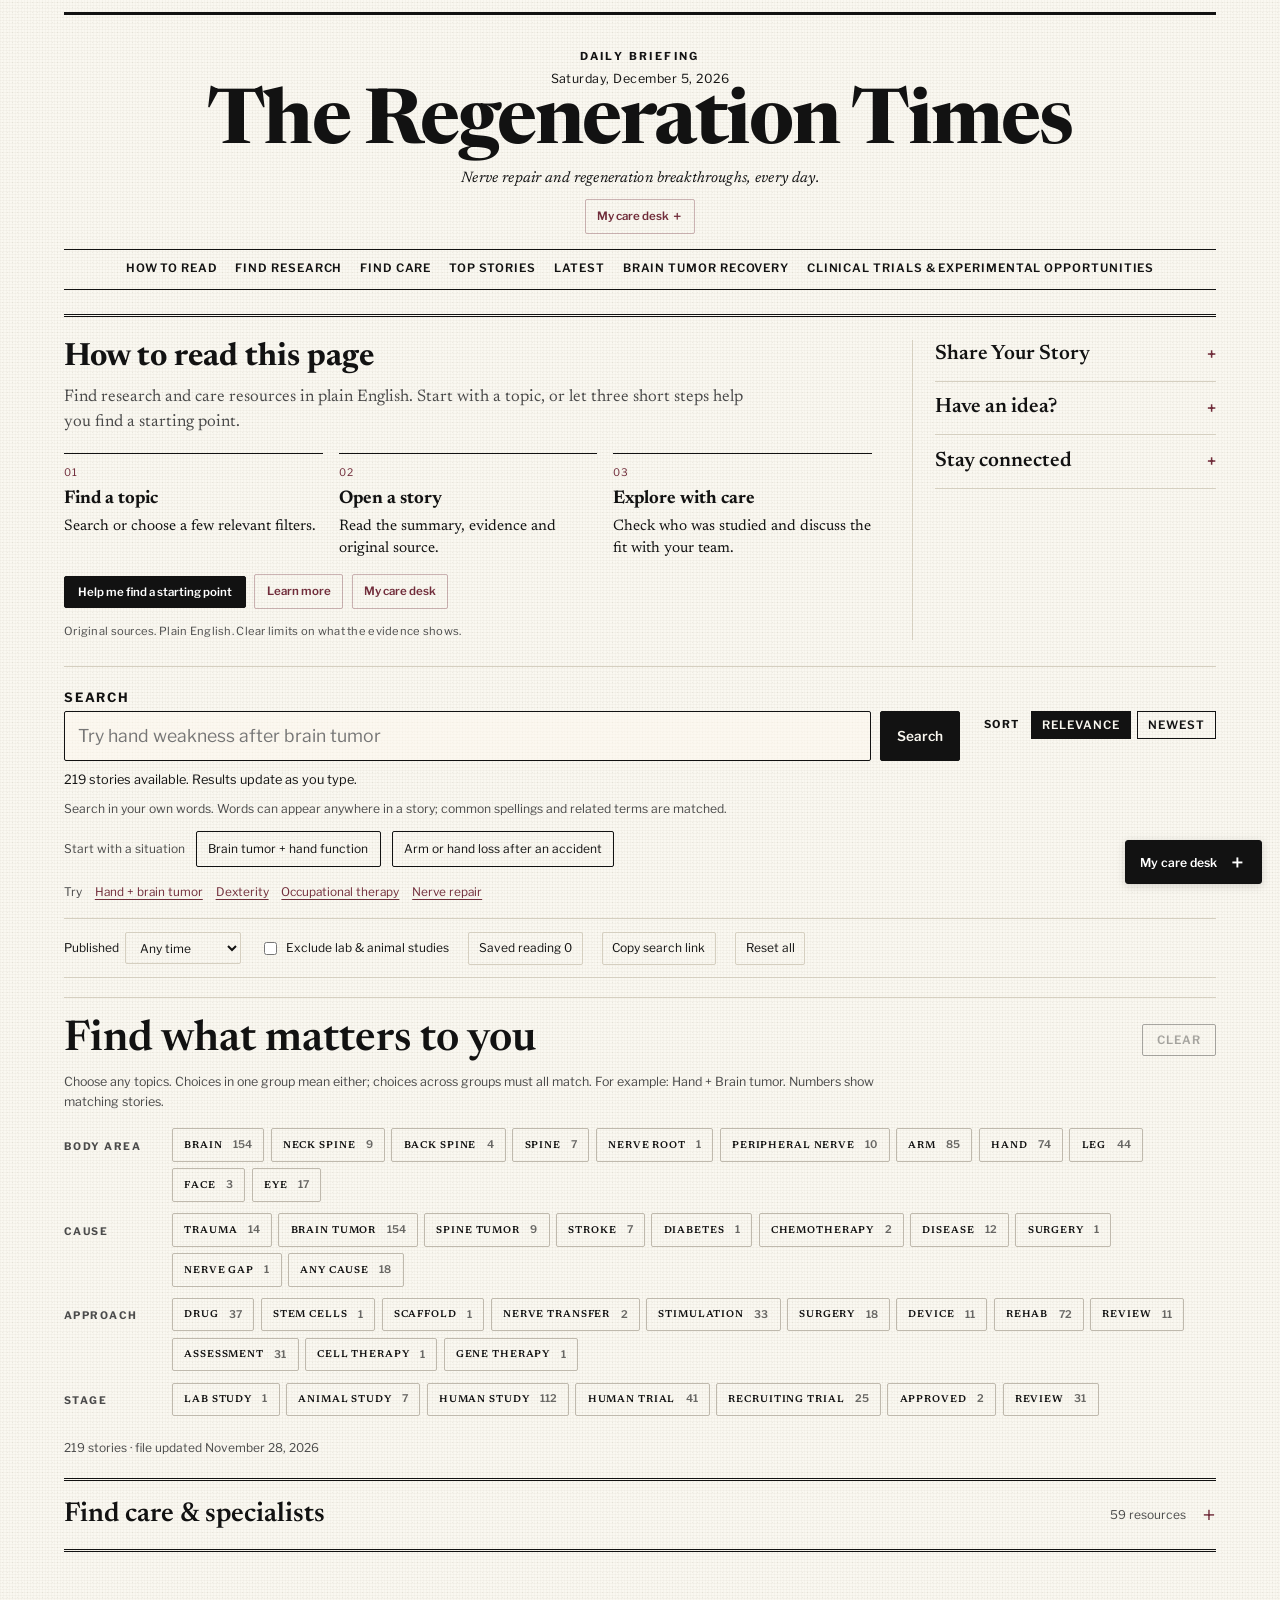
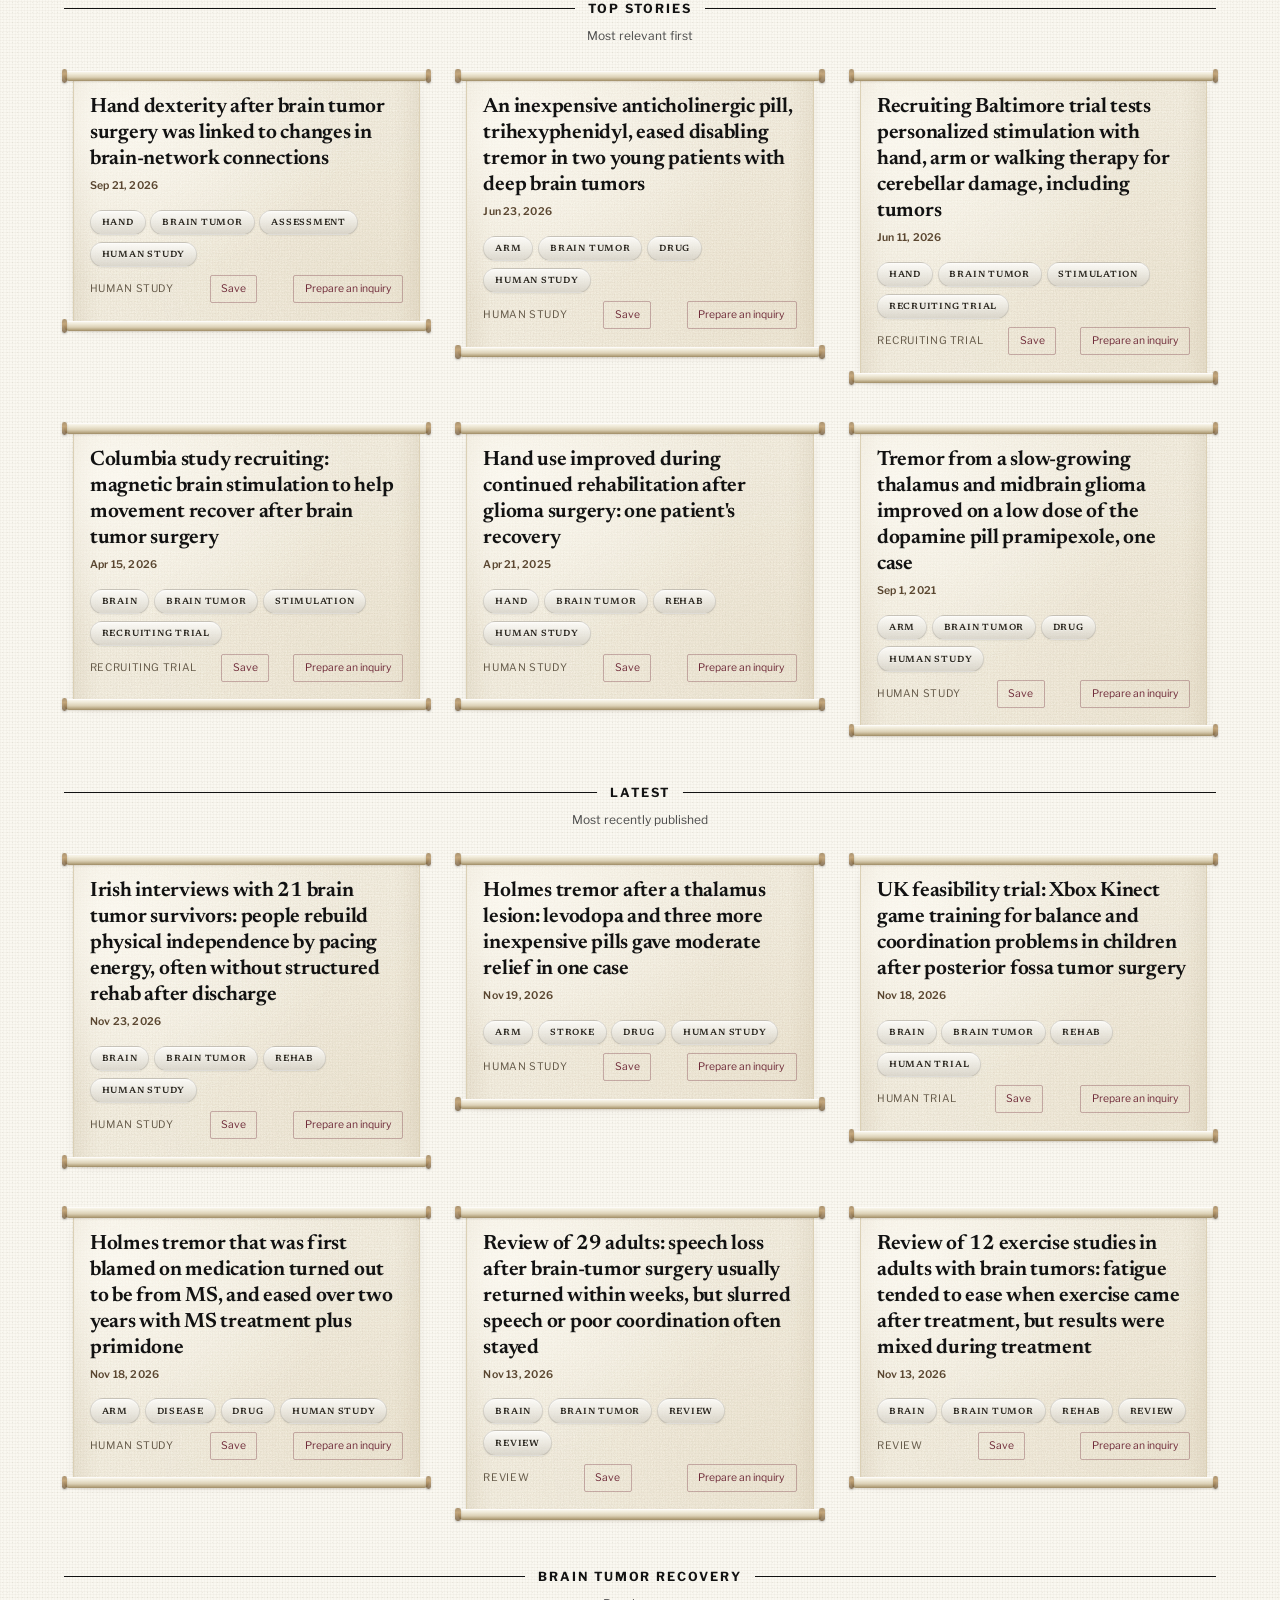
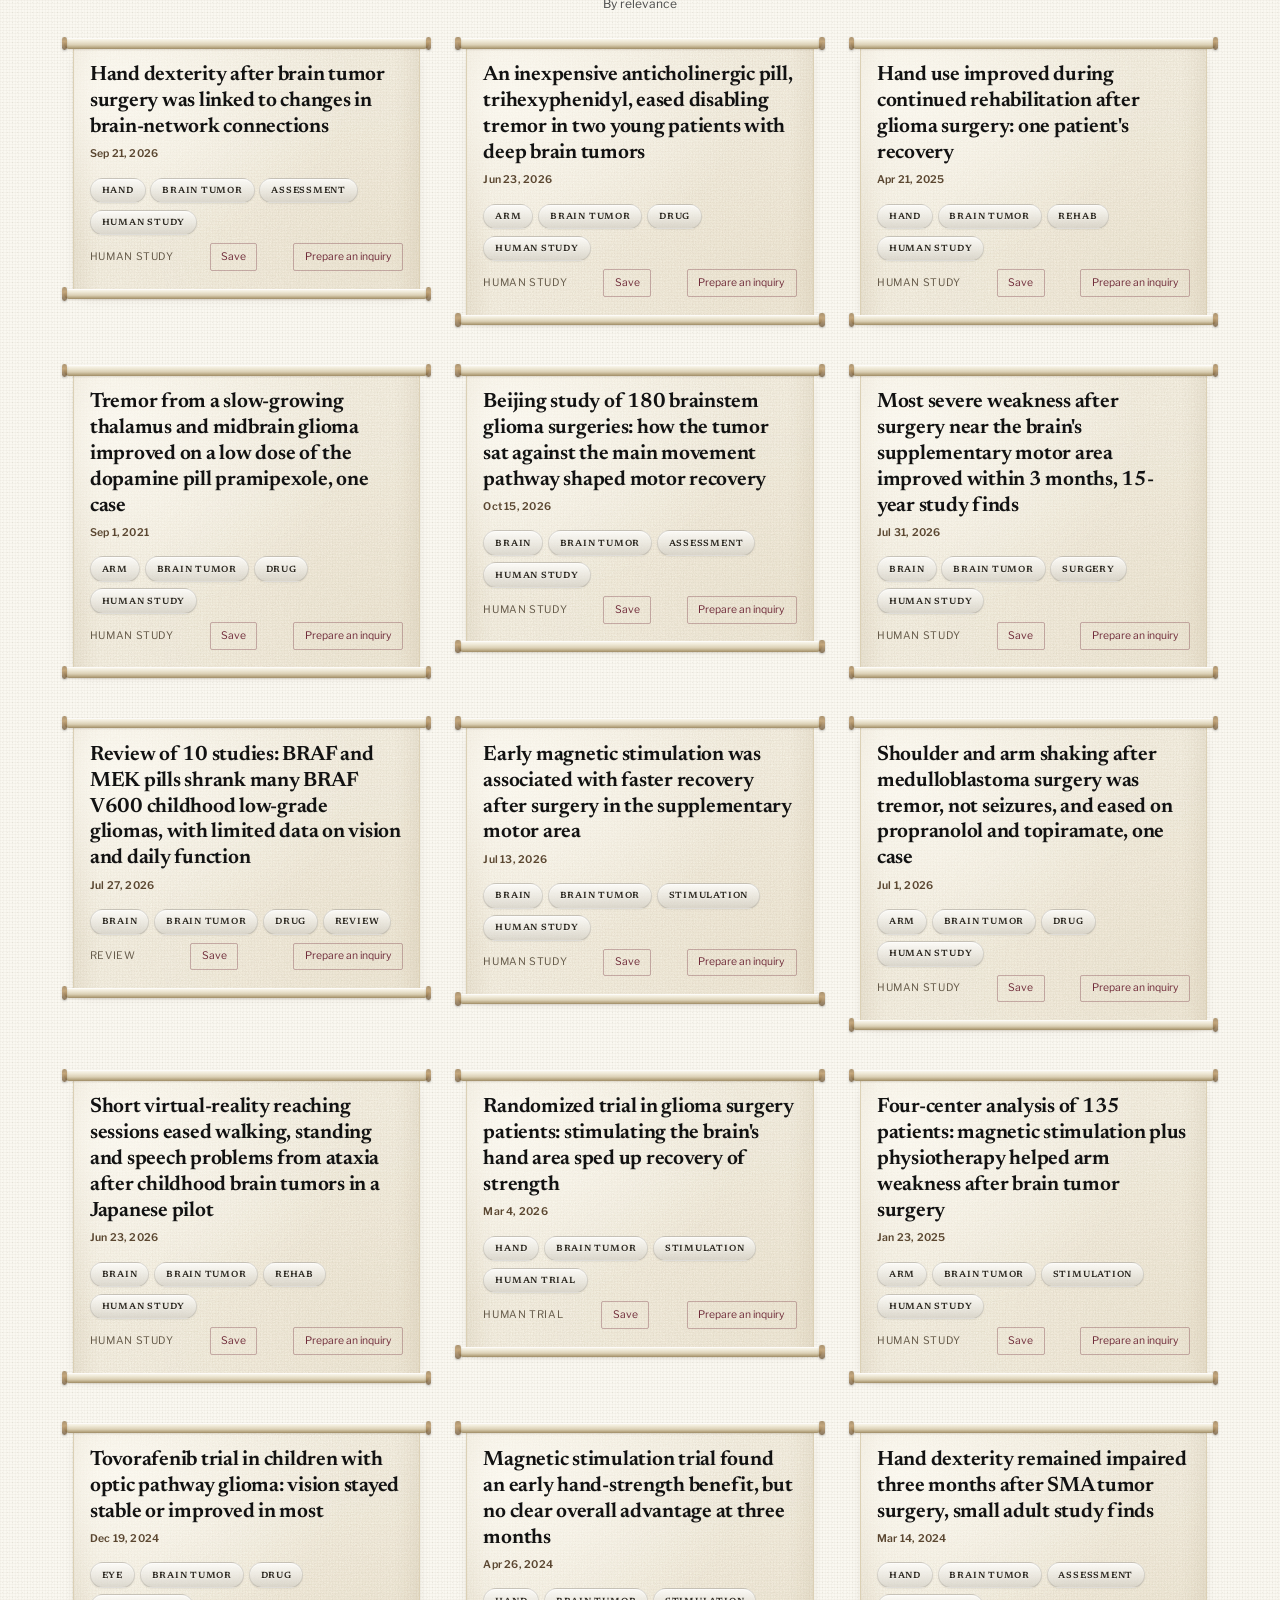
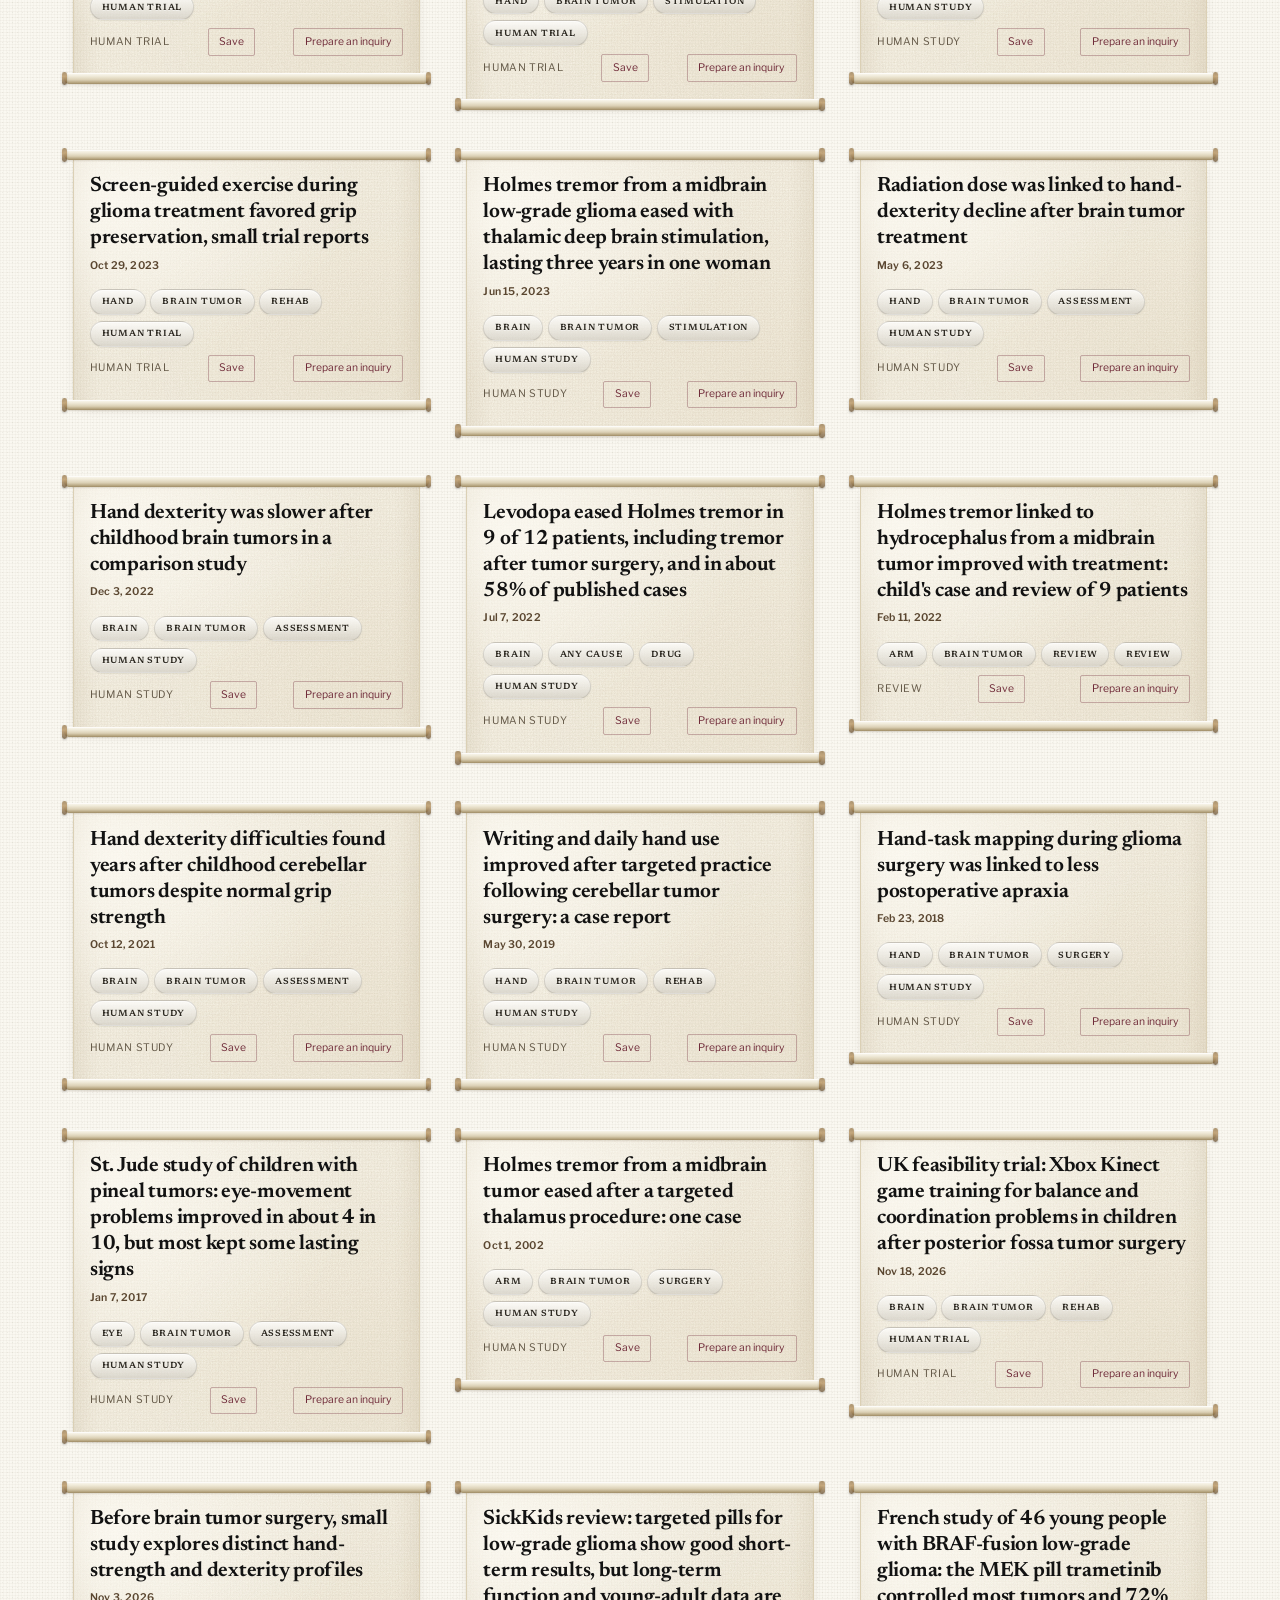
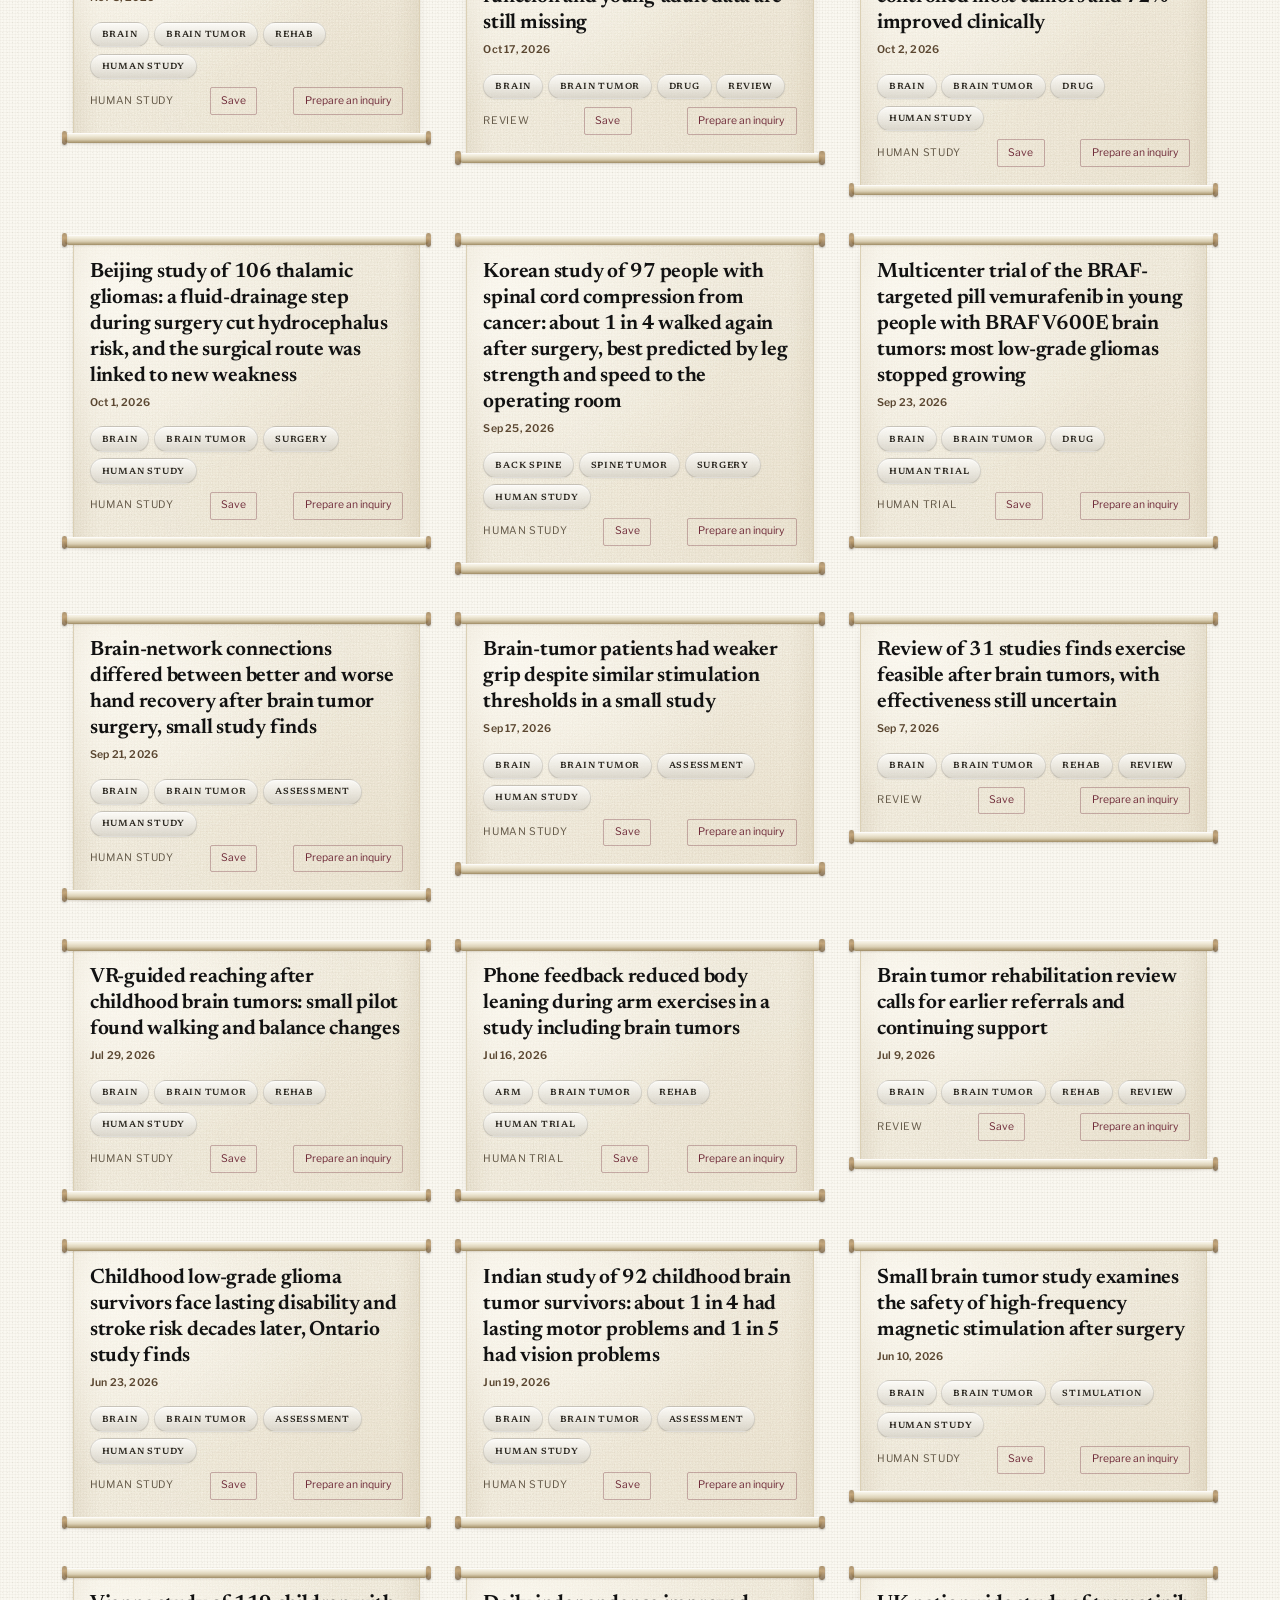
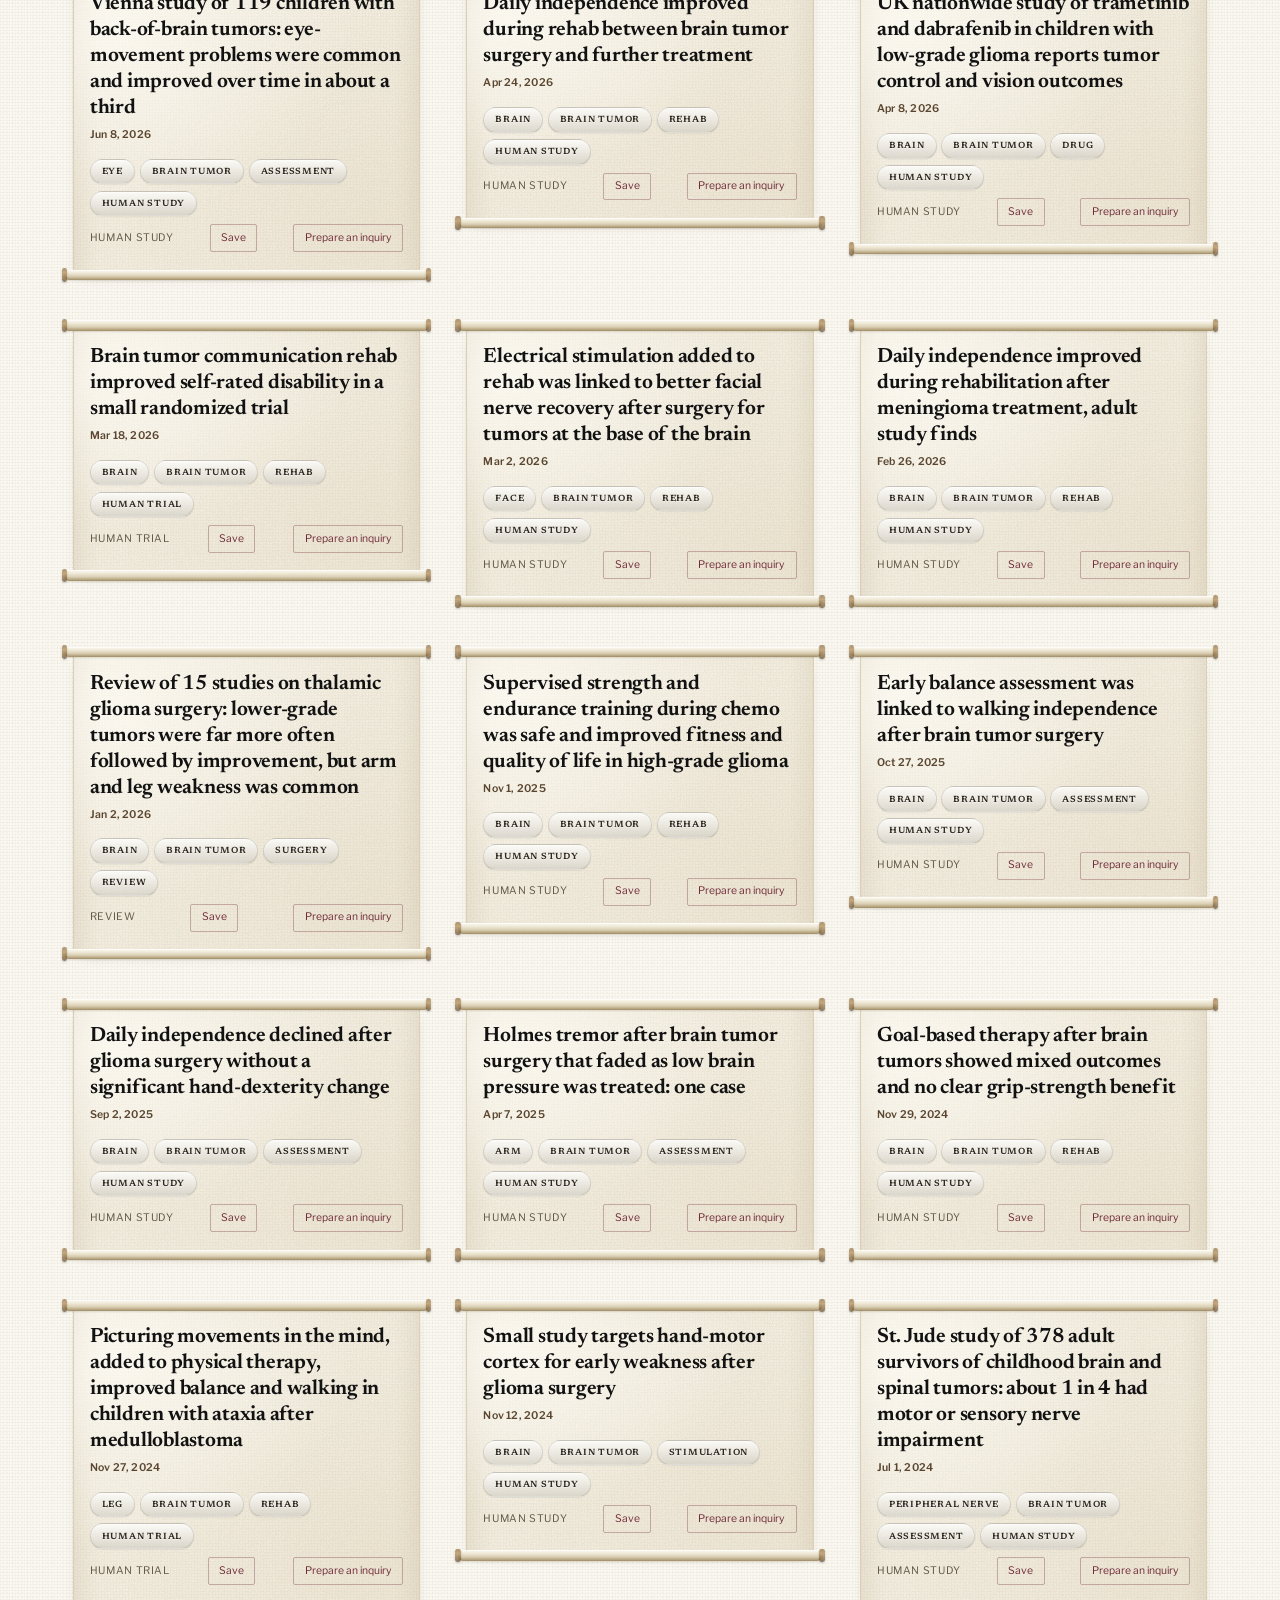
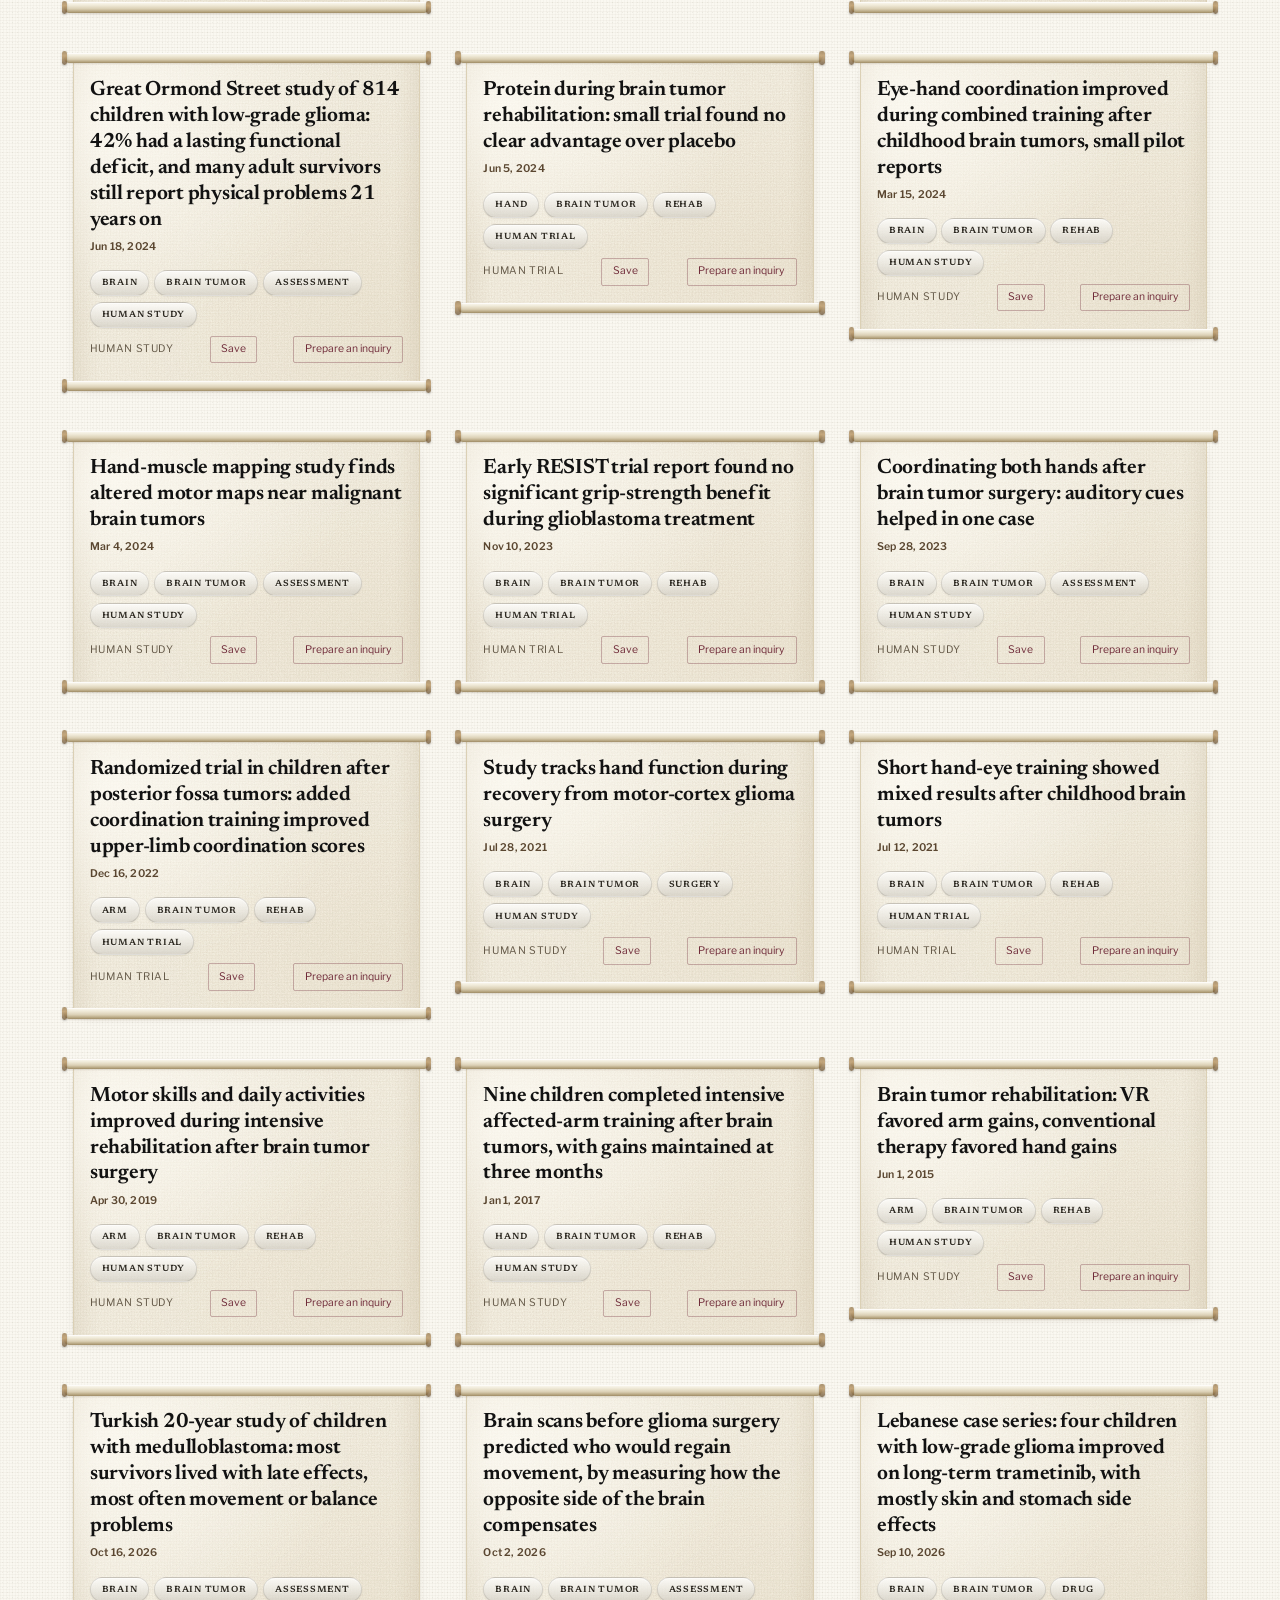
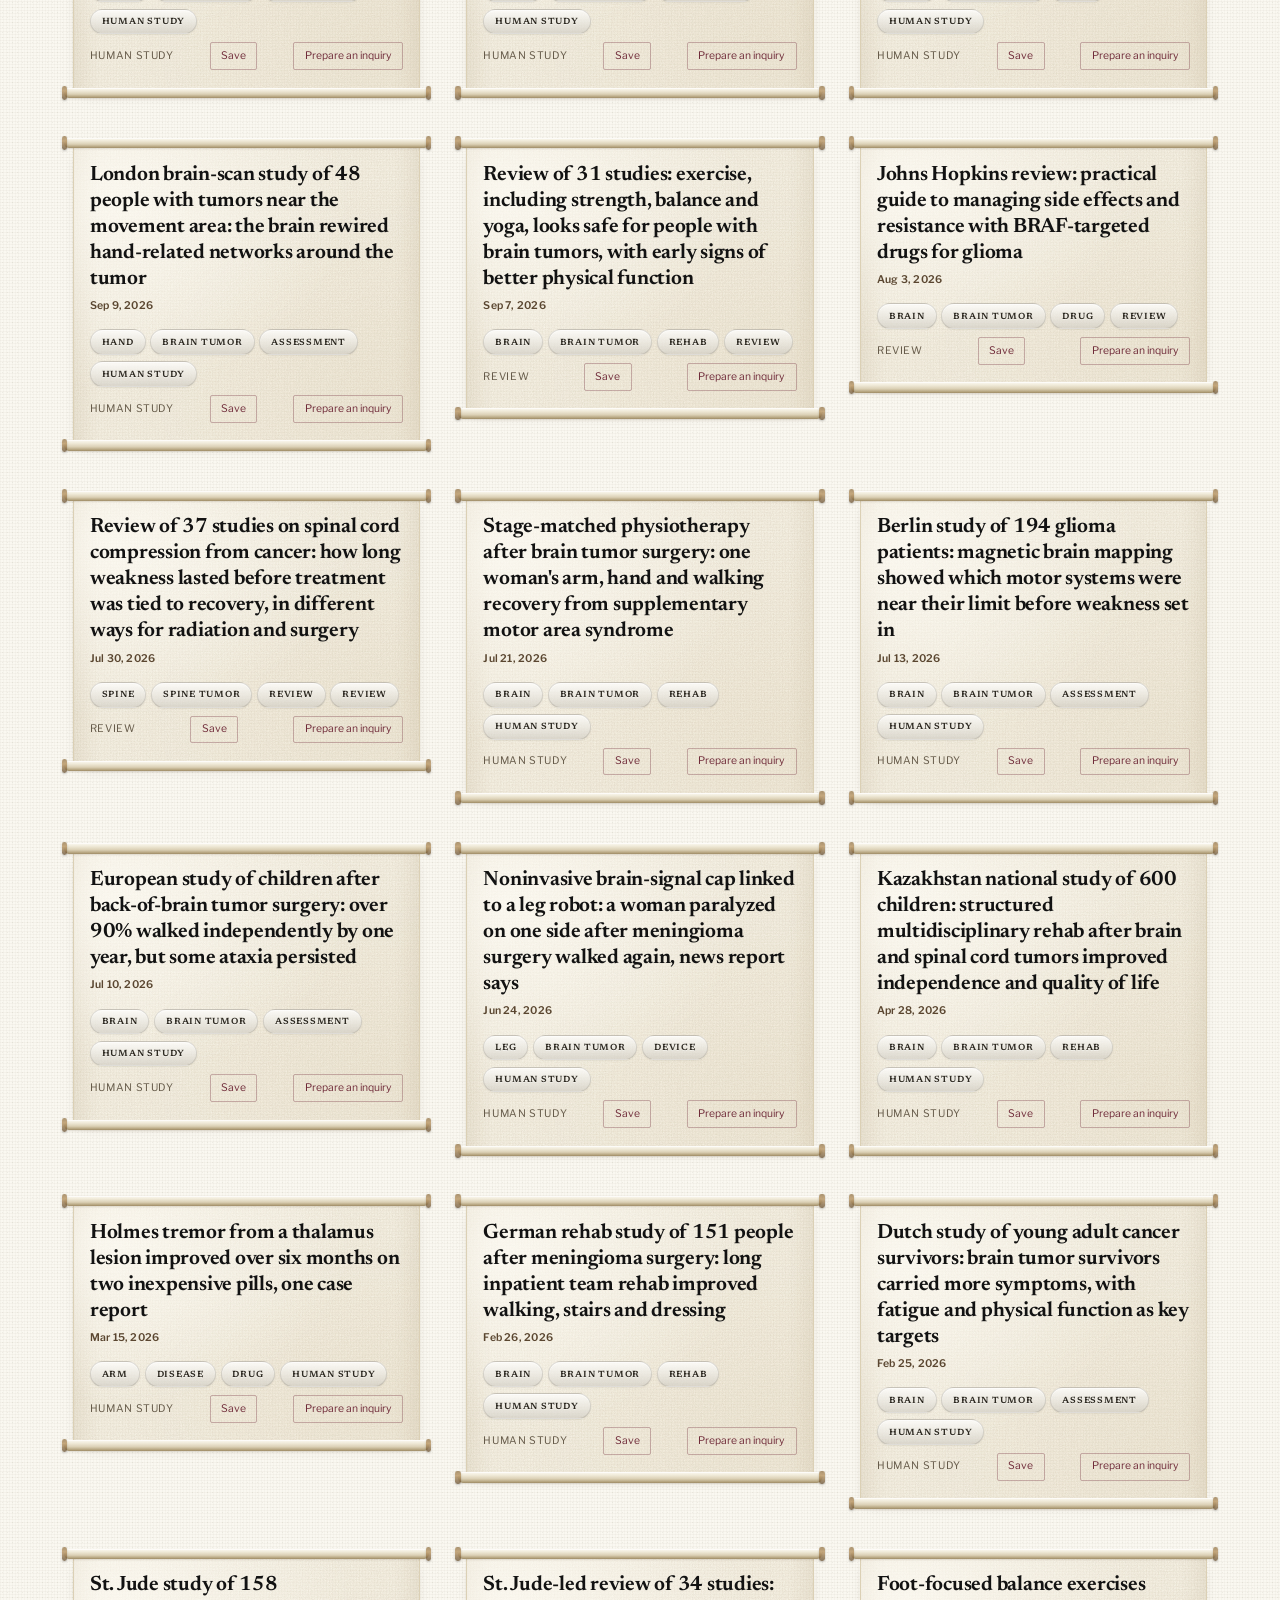
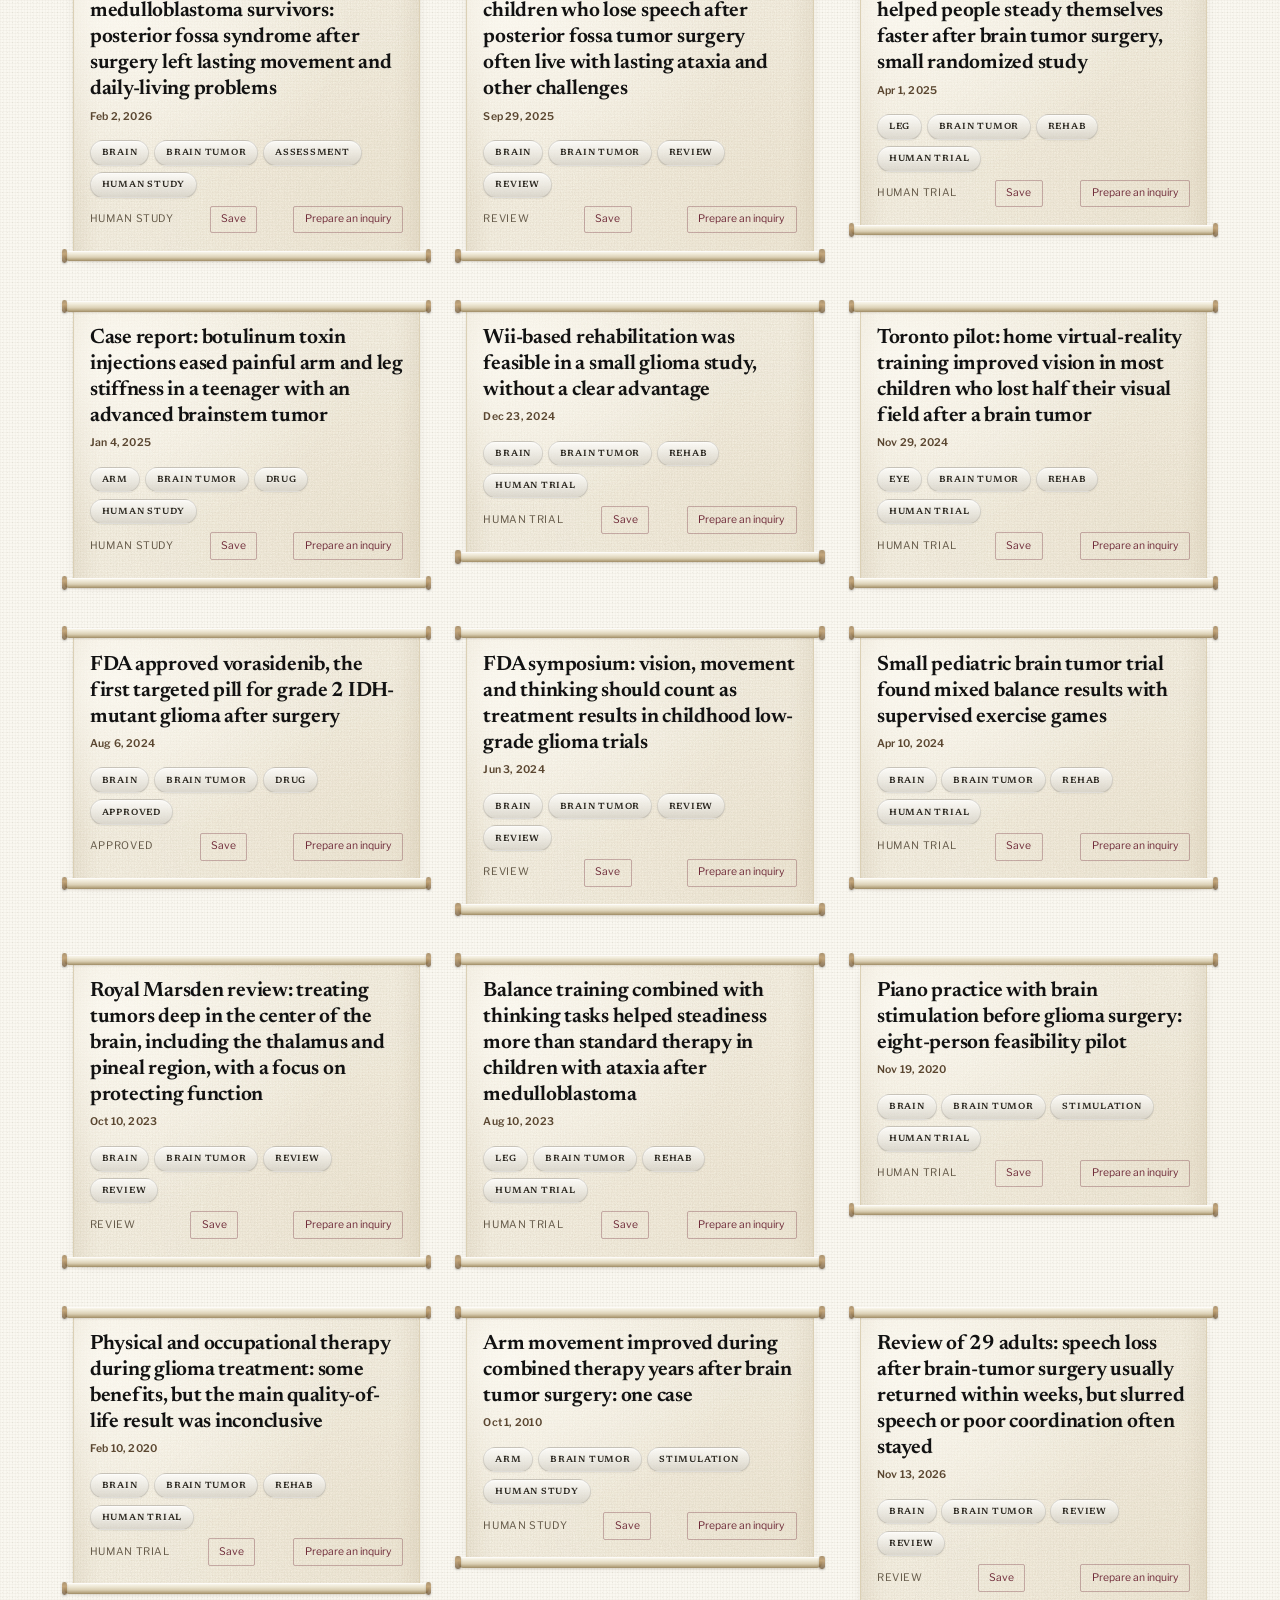
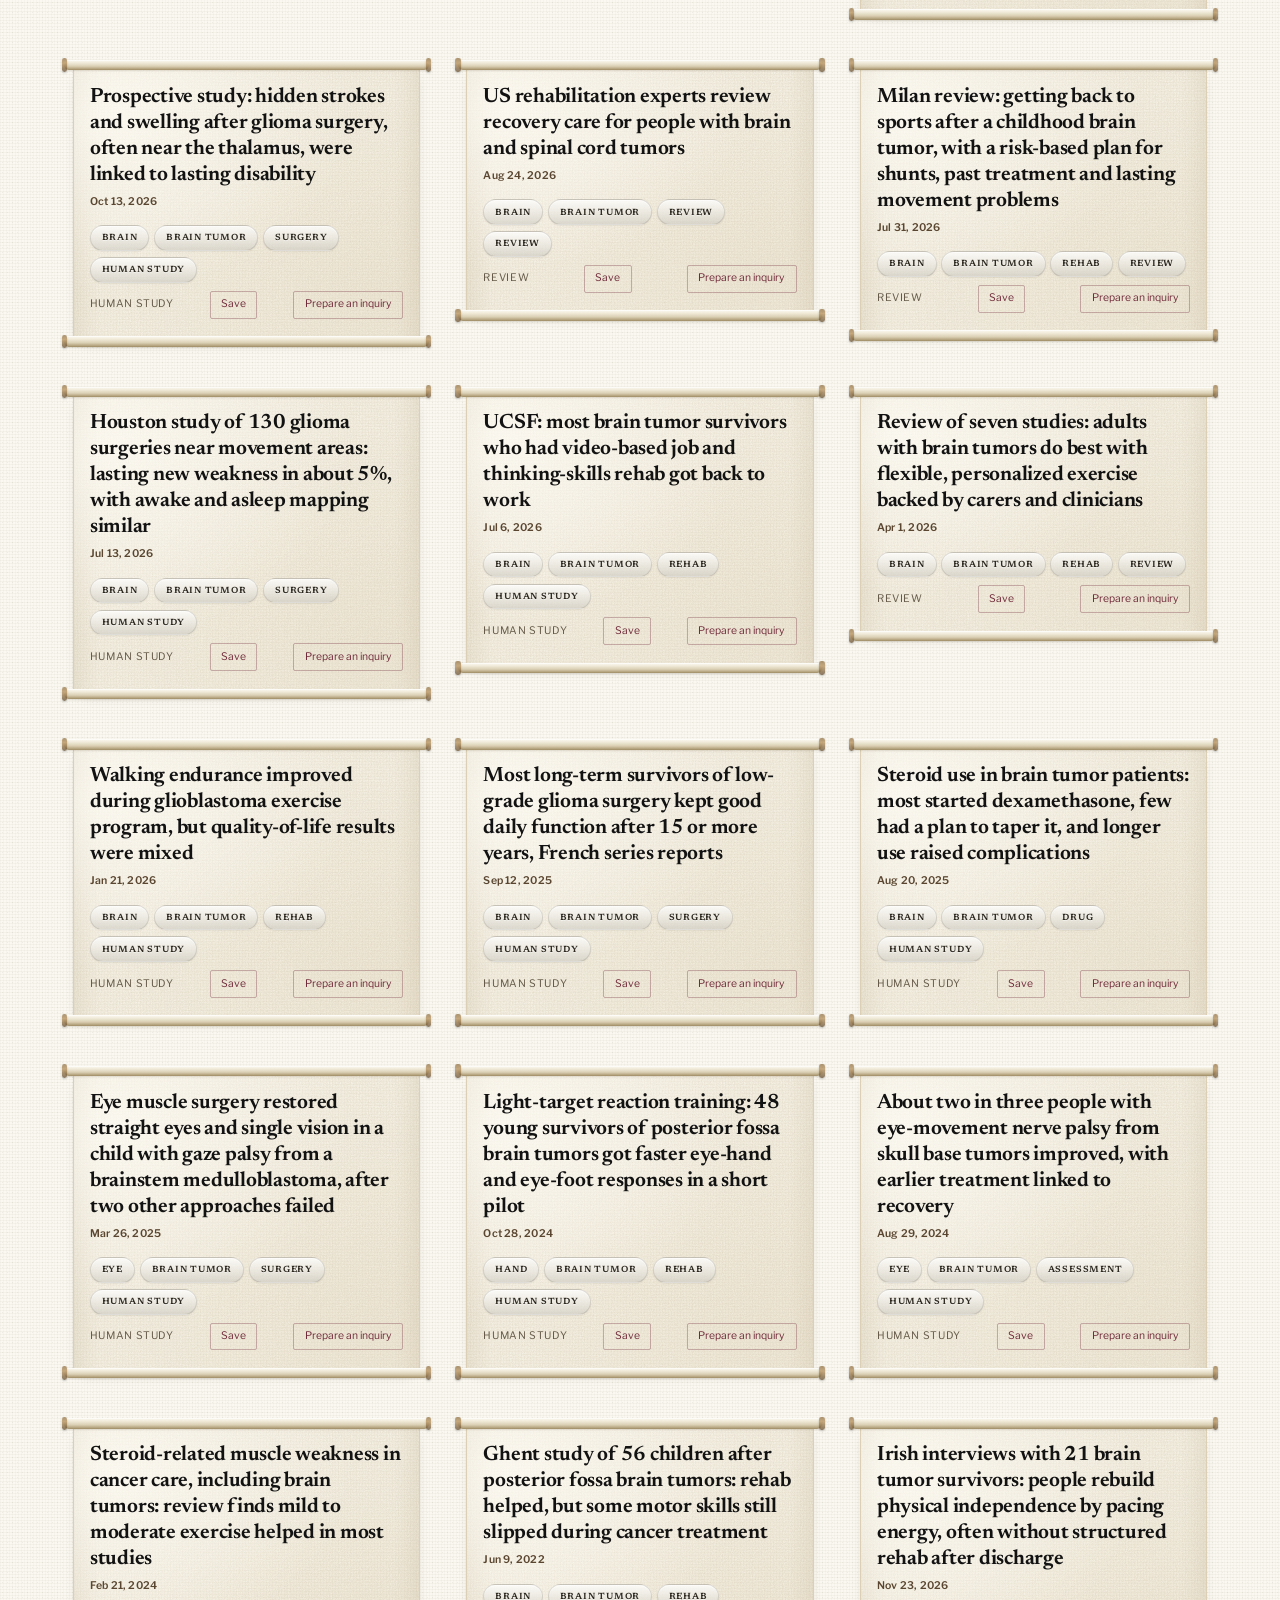
<file: index.html>
<!DOCTYPE html>
<html lang="en">
<head>
  <meta charset="utf-8">
  <meta name="viewport" content="width=device-width, initial-scale=1">
  <title>The Regeneration Times</title>
  <meta name="description" content="Plain-English research on brain tumor recovery, hand function and nerve repair. Explore evidence, clinical trials and care resources.">
  <link rel="canonical" href="https://zafaramin1.github.io/regeneration-times/">
  <meta property="og:type" content="website">
  <meta property="og:site_name" content="The Regeneration Times">
  <meta property="og:title" content="The Regeneration Times">
  <meta property="og:description" content="Plain-English research on brain tumor recovery, hand function and nerve repair. Explore evidence, clinical trials and care resources.">
  <meta property="og:url" content="https://zafaramin1.github.io/regeneration-times/">
  <meta property="og:locale" content="en_US">
  <meta name="twitter:card" content="summary">
  <meta name="twitter:title" content="The Regeneration Times">
  <meta name="twitter:description" content="Plain-English research on brain tumor recovery, hand function and nerve repair. Explore evidence, clinical trials and care resources.">
  <meta name="theme-color" content="#ffffff">
  <link rel="icon" href="favicon.svg" type="image/svg+xml">
  <link rel="preconnect" href="https://fonts.googleapis.com">
  <link rel="preconnect" href="https://fonts.gstatic.com" crossorigin>
  <link href="https://fonts.googleapis.com/css2?family=Libre+Franklin:ital,wght@0,400;0,600;0,700;1,400&family=Newsreader:ital,opsz,wght@0,6..72,400;0,6..72,600;0,6..72,700;1,6..72,400;1,6..72,650&display=swap" rel="stylesheet">
  <link rel="stylesheet" href="styles.css?v=20261127">
</head>
<body>
  <a class="skip" href="#content">Skip to stories</a>
  <noscript><p class="reading-guide">Enable JavaScript to load research stories, search and use the care desk. You can still read our <a href="terms.html">Terms of Use</a> and <a href="privacy.html">Privacy Notice</a>.</p></noscript>

  <header class="masthead" id="top">
    <p class="edition">Daily briefing</p>
    <p class="dateline" id="dateline">Thursday, October 22, 2026</p>
    <h1>The Regeneration Times</h1>
    <p class="tagline">Nerve repair and regeneration breakthroughs, every day.</p>
    <button type="button" class="quiet-button masthead-care-desk" data-open-care-desk="context">My care desk <span aria-hidden="true">＋</span></button>
    <nav class="jump-nav" id="jump-nav" aria-label="Jump to section"></nav>
  </header>

  <section class="reading-desk" aria-label="Reader guide and community">
    <div class="reading-guide" id="how-to">
      <h2>How to read this page</h2>
      <p class="desk-lede">Find research and care resources in plain English. Start with a topic, or let three short steps help you find a starting point.</p>
      <ol class="reading-steps">
        <li><strong>Find a topic</strong>Search or choose a few relevant filters.</li>
        <li><strong>Open a story</strong>Read the summary, evidence and original source.</li>
        <li><strong>Explore with care</strong>Check who was studied and discuss the fit with your team.</li>
      </ol>
      <div class="guide-actions"><button type="button" class="reader-action" data-open-guide>Help me find a starting point</button><button type="button" class="quiet-button" data-open-learn>Learn more</button><button type="button" class="quiet-button" data-open-care-desk="context">My care desk</button></div>
      <p class="reader-promise">Original sources. Plain English. Clear limits on what the evidence shows.</p>
    </div>
    <aside class="community-rail" aria-label="Join the conversation">
      <details class="community-panel" id="share">
        <summary>Share Your Story</summary>
        <p>A recovery experience, a helpful resource or an article of your own? Everyone is welcome. Submissions are reviewed before anything is published.</p>
        <button type="button" class="reader-action" data-reader-form="story">Share with the editors</button>
        <p class="community-note">Email required so we can reply. Your email stays private.</p><button type="button" class="quiet-button" data-open-records>Documents &amp; AI review</button>
      </details>
      <details class="community-panel" id="ideas">
        <summary>Have an idea?</summary>
        <p>We would love to hear it. Suggest a topic, a useful feature or a better way to help readers.</p>
        <button type="button" class="reader-action" data-reader-form="idea">Share an idea</button>
        <p class="community-note">Please leave your email so we can follow up.</p>
      </details>
      <details class="community-panel" id="subscribe">
        <summary>Stay connected</summary>
        <p>Research and recovery updates, free. Leave your email to join the list.</p>
        <button type="button" class="reader-action" data-reader-form="subscribe">Join the email list</button>
        <p class="community-note">Your email stays private and is used for these updates.</p>
      </details>
    </aside>
  </section>

  <section class="reader-index" aria-label="Find and sort stories">
    <div class="tools">
      <form id="search-form" class="search" role="search" autocomplete="off">
        <label for="q">Search</label>
        <div class="search-entry"><input id="q" name="q" type="search" placeholder="Try hand weakness after brain tumor" aria-describedby="search-help search-status" enterkeyhint="search"><button class="search-submit" type="submit">Search</button></div>
      </form>
      <div class="sort" role="group" aria-label="Sort stories">
        <span class="sort-label" id="sort-label">Sort</span>
        <button type="button" id="sort-relevance" aria-pressed="true">Relevance</button>
        <button type="button" id="sort-newest" aria-pressed="false">Newest</button>
      </div>
    </div>
    <div class="search-response"><p id="search-status" role="status" aria-atomic="true">Loading stories…</p><a id="search-view" href="#content" hidden>View results ↓</a></div>
    <p class="search-help" id="search-help">Search in your own words. Words can appear anywhere in a story; common spellings and related terms are matched.</p>
    <div class="recovery-paths" aria-label="Recovery starting points">
      <span>Start with a situation</span>
      <button type="button" data-care-path="tumor">Brain tumor + hand function</button>
      <button type="button" data-care-path="injury">Arm or hand loss after an accident</button>
    </div>
    <div class="search-suggestions" aria-label="Search examples"><span>Try</span>
      <button type="button" data-search-example="hand brain tumor">Hand + brain tumor</button>
      <button type="button" data-search-example="dexterity">Dexterity</button>
      <button type="button" data-search-example="occupational therapy">Occupational therapy</button>
      <button type="button" data-search-example="nerve repair">Nerve repair</button>
    </div>
    <div class="search-refine" aria-label="Refine your reading">
      <label for="publication-window">Published <select id="publication-window"><option value="all">Any time</option><option value="365">Past year</option><option value="90">Past 90 days</option></select></label>
      <label><input type="checkbox" id="human-only"> Exclude lab &amp; animal studies</label>
      <button type="button" id="saved-only" aria-pressed="false">Saved reading <span id="saved-count">0</span></button>
      <button type="button" id="copy-search">Copy search link</button>
      <button type="button" id="reset-search">Reset all</button>
    </div>
    <p class="reader-feedback" id="reader-feedback" role="status"></p>
    <section class="finder" id="finder" aria-labelledby="finder-heading">
      <div class="finder-top">
        <h2 class="finder-head" id="finder-heading">Find what matters to you</h2>
        <button type="button" class="finder-clear" id="finder-clear" disabled>Clear</button>
      </div>
      <p class="finder-lede">Choose any topics. Choices in one group mean either; choices across groups must all match. For example: Hand + Brain tumor. Numbers show matching stories.</p>
      <div class="finder-groups" id="finder-groups"></div>
      <p class="finder-status" id="finder-status" aria-live="polite"></p>
    </section>
    <p class="result-count" id="result-count"></p>
  </section>

  <section class="guided-results" id="guided-results" aria-labelledby="guided-results-heading" hidden>
    <div class="guided-result-head"><div><p class="small-kicker">Your reading route</p><h2 id="guided-results-heading" tabindex="-1">A starting point, in three parts</h2></div><button type="button" class="quiet-button" data-open-guide>Edit answers</button></div>
    <p id="guided-route-summary"></p>
    <p class="guided-scope" id="guided-route-scope"></p>
    <div class="guided-route-grid" id="guided-route-grid"></div>
    <div class="guide-actions"><button type="button" class="reader-action" id="guided-view-stories">See matching stories</button><button type="button" class="quiet-button" id="guided-view-care">See care resources</button><button type="button" class="quiet-button" id="guided-copy-note">Copy my discussion note</button><button type="button" class="quiet-button" data-open-care-desk="notes">My notes &amp; saved reading</button><button type="button" class="quiet-button" data-open-care-desk="files">Files &amp; AI</button><button type="button" class="quiet-button" id="guided-clear">Clear answers</button></div>
    <p class="community-note" id="guided-feedback" role="status">Answers stay in this page until you clear them or reload. No questionnaire answers are submitted.</p>
  </section>

  <section class="care-directory" id="care-directory" aria-label="Find care resources">
    <details id="care-directory-panel">
      <summary><span>Find care &amp; specialists</span><span id="care-resource-count">Loading verified resources…</span></summary>
      <p class="care-directory-lede">Programs, specialist profiles and research contacts to explore with your care team. These are starting points based on documented services, not a ranked list or a diagnosis.</p>
      <p class="care-directory-scope">Matches your search words, body area and cause. Publication date and study-stage filters apply to articles only. A match does not confirm that a program will accept a patient.</p>
      <div class="care-directory-controls">
        <label for="care-age">Age group <select id="care-age"><option value="all">All / not specified</option><option value="adult">Adult services</option><option value="pediatric">Pediatric services</option></select></label>
        <label for="care-region">Location <select id="care-region"><option value="all">All listed locations</option><option value="Florida">Florida</option><option value="us-other">Other US states</option><option value="canada">Canada</option></select></label>
      </div>
      <p id="care-resource-status" role="status" tabindex="-1"></p>
      <button type="button" class="reader-action" id="retry-care-resources" aria-describedby="care-resource-status" hidden>Try loading care resources again</button>
      <div class="care-resource-grid" id="care-resource-grid"></div>
      <details class="care-next-step"><summary>Not sure which specialist to look for?</summary>
        <p>Ask your treating team to identify whether the main problem is in the brain or spinal cord, the brachial plexus or an individual nerve, and whether muscle overactivity or fixed shortening also limits movement. A rehabilitation physician can help assess function; a movement-disorders neurologist may assess abnormal postures; a peripheral-nerve team evaluates nerve injury. Eye-movement concerns may need neuro-ophthalmology.</p>
        <p>These are assessment routes, not a diagnosis from symptoms. Sudden new weakness, numbness, vision or walking changes require urgent medical assessment.</p>
      </details>
    </details>
  </section>

  <main id="content" tabindex="-1" aria-label="Research stories">
    <p class="loading" id="loading">Loading stories…</p>
  </main>

  <section class="editorial-note" aria-label="About our research coverage">
    <details><summary>How we choose and explain research</summary>
      <p>We link to original papers and trial registries, keep their publication dates, and identify the type of evidence. A laboratory finding, a single-person report and a controlled human trial answer different questions. A study being published does not mean a treatment is approved or available.</p>
      <p>Brain tumor recovery, particularly hand use, coordination and daily independence, is a priority. Research in stroke or spinal cord injury is labelled for that population; it is not assumed to apply to brain tumors. Reviews may discuss studies already covered here.</p>
      <p>Saved reading stays in this browser unless you explicitly connect private account saving, which also saves its article IDs. Search terms are not included in that account save. Use the original source to check details and discuss relevance with your care team.</p>
    </details>
  </section>

  <footer class="colophon">
    <p class="disclaimer">For information only. Not medical advice. Talk to your doctor before considering any treatment or trial.</p>
    <p class="colophon-founder">Founded by Zafar Amin</p>
    <p class="colophon-meta">Learn more about Zafar and his work at <a href="https://zafaramin.net/" target="_blank" rel="noopener noreferrer">zafaramin.net</a>.</p>
    <p class="colophon-meta"><a href="#top">Back to top</a> · <a href="#subscribe">Stay connected</a> · <a href="#ideas">Share an idea</a> · <a href="terms.html">Terms of Use</a> · <a href="privacy.html">Privacy Notice</a></p>
  </footer>

  <dialog class="form-dialog" id="reader-form-dialog" aria-labelledby="reader-form-heading">
    <div class="form-dialog-head">
      <h2 id="reader-form-heading">Stay connected</h2>
      <button type="button" class="form-dialog-close" id="reader-form-close" aria-label="Close form">× Close</button>
    </div>
    <form id="reader-native-form" class="reader-native-form" method="POST" target="reader-google-confirmation">
      <p id="reader-form-description">Free research and recovery updates.</p>
      <label for="reader-email">Email <span>(required)</span></label>
      <input id="reader-email" name="emailAddress" type="email" autocomplete="email" required maxlength="254">
      <label for="reader-name">Name <span>(optional)</span></label>
      <input id="reader-name" name="entry.1567179684" type="text" autocomplete="name" maxlength="100">
      <div id="reader-message-fields" hidden>
        <label for="reader-message">Your idea or story <span>(required)</span></label>
        <textarea id="reader-message" name="entry.881307721" rows="5" maxlength="6000"></textarea>
        <label for="reader-permission">Permission to publish</label>
        <select id="reader-permission" name="entry.1824596049"><option value="No, this is private feedback for the editors.">Private feedback only</option><option value="Yes, you may edit and publish it with credit; keep my email private.">You may edit and publish this with credit; keep my email private</option></select>
      </div>
      <input type="hidden" name="entry.25366126" id="reader-submission-type" value="Idea or feedback">
      <input type="hidden" name="fvv" value="1"><input type="hidden" name="pageHistory" value="0">
      <p class="community-note">See our <a href="terms.html" target="_blank" rel="noopener noreferrer">Terms of Use</a> and <a href="privacy.html" target="_blank" rel="noopener noreferrer">Privacy Notice</a> before submitting. Please do not include medical records in an idea or signup.</p><label class="form-consent"><input type="checkbox" id="reader-consent" required> <span id="reader-consent-text">I agree to send these details to The Regeneration Times through Google Forms.</span></label>
      <p class="form-connection-note">Sent to a private Google Sheet. Please do not include medical records or identifying patient details here.</p>
      <button type="submit" class="reader-action" id="reader-submit">Join the email list</button>
      <p class="community-note">Your email is used for the updates or reply you request. Ideas and stories are reviewed before publication. Do not submit someone else’s details without permission.</p>
    </form>
    <div id="reader-confirmation-panel" hidden>
      <p class="form-confirmation-instruction" id="reader-confirmation-status" role="status">Check Google’s confirmation below. Sending alone does not confirm that your response was recorded.</p>
      <iframe name="reader-google-confirmation" id="reader-google-confirmation" title="Google Forms submission result" referrerpolicy="no-referrer"></iframe>
      <p class="form-dialog-fallback">If no confirmation appears, your submission is unconfirmed. <button type="button" class="quiet-button" id="reader-try-again">Return to form</button></p>
    </div>
  </dialog>
  <dialog class="form-dialog learn-dialog" id="learn-dialog" aria-labelledby="learn-heading">
    <div class="form-dialog-head"><h2 id="learn-heading">A little context makes a better search</h2><button type="button" class="form-dialog-close" data-close-dialog aria-label="Close explanation">× Close</button></div>
    <div class="dialog-body">
      <p>You do not need a medical vocabulary to begin. Choose what is affected, what is known about the cause, and what you hope to learn. “Not sure” is a useful answer.</p>
      <div class="learn-examples">
        <article><p class="small-kicker">Example · before treatment</p><h3>A hand becomes difficult to use as a brain tumor grows</h3><p>Start with <strong>Brain tumor + Hand</strong>. Record that the change began before treatment. Tumors can affect nearby brain tissue; symptoms are not limited to surgical side effects. Pressure is one possible explanation, not a diagnosis from a description.</p><p>A study of postoperative rehabilitation may still be useful background, but it does not prove the same result for symptoms that began before surgery.</p></article>
        <article><p class="small-kicker">Example · after an accident</p><h3>An arm loses function after an injury</h3><p>Start with <strong>Trauma + Arm or Hand</strong>. If the injury location is unknown, keep it unknown. Brain, spinal cord, brachial plexus and individual nerve injuries need different assessment and may have different research options.</p><p>A matching keyword is a reading lead. It does not establish the injury site, diagnosis or trial eligibility.</p></article>
      </div>
      <details class="learn-detail"><summary>Why function and timing matter</summary><p>Difficulty opening a hand, weakness, altered sensation, poor coordination and difficulty planning a movement describe different problems. Several may occur together. A clinician can assess whether muscle overactivity, fixed shortening, weakness or another mechanism is limiting use. Choose everyday goals such as grasping and releasing, rather than assuming that every hand problem is tremor.</p><p>Record whether changes began before treatment, afterward, both, or at an uncertain time. The questionnaire keeps this context in your discussion note. It cannot filter study timing or confirm eligibility because the current index does not consistently encode those details.</p></details>
      <details class="learn-detail"><summary>Stem cells, food and natural approaches</summary><p><strong>Stem cells:</strong> Read the exact condition, age, study type and regulatory status. A stroke or spinal-cord study does not establish hand-recovery benefit for a person with a brain tumor. FDA cautions that regenerative medicine therapies have not been approved to treat neurological disorders.</p><p><strong>Food and nutrition:</strong> Nutrition can support strength and treatment tolerance. It is not evidence that a food will regrow nerves, restore hand control or cure a tumor. An oncology dietitian can tailor advice. Check herbs, supplements and restrictive diets with your team; “natural” does not guarantee safety or freedom from interactions.</p><p><a href="https://tischbraintumorcenter.duke.edu/blog/brain-tumor-diet-tips-foods-brain-tumor-patients" target="_blank" rel="noopener noreferrer">Duke: brain tumor nutrition, June 3, 2026 ↗</a><br><a href="https://www.cancer.gov/about-cancer/treatment/side-effects/nutrition" target="_blank" rel="noopener noreferrer">NCI: nutrition during cancer ↗</a><br><a href="https://www.cancer.gov/about-cancer/treatment/cam" target="_blank" rel="noopener noreferrer">NCI: complementary approaches and safety ↗</a></p></details>
      <p class="guided-scope">Educational resource matching only. No diagnosis, treatment recommendation or guarantee of recovery. Sudden new weakness, numbness, vision or walking changes need urgent medical assessment.</p>
      <p class="source-note">Background checked October 23, 2026. <a href="https://www.cancer.gov/types/brain/patient/adult-brain-treatment-pdq" target="_blank" rel="noopener noreferrer">NCI: adult CNS tumors</a> · <a href="https://www.fda.gov/vaccines-blood-biologics/consumers-biologics/important-patient-and-consumer-information-about-regenerative-medicine-therapies" target="_blank" rel="noopener noreferrer">FDA: regenerative medicine cautions</a>. Adult evidence is not assumed to apply to children.</p>
      <button type="button" class="reader-action" id="learn-start-guide">Start the three steps</button>
    </div>
  </dialog>

  <dialog class="form-dialog guided-dialog" id="guided-dialog" aria-labelledby="guided-heading">
    <div class="form-dialog-head"><h2 id="guided-heading">Find a starting point</h2><button type="button" class="form-dialog-close" data-close-dialog aria-label="Close questionnaire">× Close</button></div>
    <form id="guided-form" class="dialog-body" autocomplete="off">
      <p class="small-kicker" id="guided-progress" aria-live="polite">Step 1 of 3 · The situation</p>
      <p class="community-note">No name, email or date of birth needed. Answers stay on this page unless you explicitly connect private account saving. Skip anything you do not know.</p>
      <fieldset data-guide-step="0"><legend>What would you like help exploring?</legend>
        <label class="field-label" for="guide-cause">Known condition or event</label><select id="guide-cause" name="cause"><option value="">Not sure / not listed</option><option value="Brain tumor">Brain tumor</option><option value="Trauma">Accident or physical injury</option><option value="Spine tumor">Spinal tumor</option><option value="Stroke">Stroke</option><option value="Chemotherapy">Chemotherapy-related nerve problems</option><option value="Disease">Another diagnosed disease</option></select>
        <p class="field-label" id="guide-area-label">Areas affected <span>(choose any, or skip)</span></p><div class="choice-grid" role="group" aria-labelledby="guide-area-label">
          <label><input type="checkbox" name="area" value="Hand">Hand / fingers</label><label><input type="checkbox" name="area" value="Arm">Arm</label><label><input type="checkbox" name="area" value="Leg">Leg / walking</label><label><input type="checkbox" name="area" value="Eye">Eye / vision</label><label><input type="checkbox" name="area" value="Brain">Other brain function</label><label><input type="checkbox" name="area" value="Peripheral nerve">Peripheral nerve</label>
        </div>
        <label class="field-label" for="guide-age">Age group <span>(for care resources)</span></label><select id="guide-age" name="age"><option value="all">Not specified / any age</option><option value="adult">Adult, 18 or older</option><option value="pediatric">Child or adolescent, under 18</option></select>
      </fieldset>
      <fieldset data-guide-step="1" hidden><legend>What is difficult, and when did it begin?</legend>
        <div class="choice-grid" role="group" aria-label="Functions to explore">
          <label><input type="checkbox" name="function" value="grasp">Holding or releasing</label><label><input type="checkbox" name="function" value="dexterity">Precise finger movements</label><label><input type="checkbox" name="function" value="clench">Clenching / hard to open</label><label><input type="checkbox" name="function" value="weak">Weakness / loss of use</label><label><input type="checkbox" name="function" value="sensation">Numbness / less feeling</label><label><input type="checkbox" name="function" value="walking">Walking / balance</label><label><input type="checkbox" name="function" value="vision">Eye movement / vision</label><label><input type="checkbox" name="function" value="planning">Planning a movement</label><label><input type="checkbox" name="function" value="pain">Ongoing pain, including nerve pain</label>
        </div>
        <label class="field-label" for="guide-timing">When did the difficulty first appear?</label><select id="guide-timing" name="timing"><option value="unknown">Not sure</option><option value="before">Before any surgery or other treatment</option><option value="after">After surgery or another treatment</option><option value="both">Before treatment, with later changes too</option><option value="injury">At or after an accident / injury</option></select>
        <div id="guide-injury-site" hidden><label class="field-label" for="guide-site">Injury site, if confirmed by the clinical team</label><select id="guide-site" name="site"><option value="">Not known / not confirmed</option><option value="Brain">Brain</option><option value="Spine">Spinal cord</option><option value="Peripheral nerve">Brachial plexus</option><option value="Peripheral nerve-individual">Individual peripheral nerve</option><option value="multiple">More than one site</option></select><p class="community-note">Do not guess from the symptom. This records context for discussion, not a diagnosis.</p></div>
        <details class="learn-detail"><summary>Add context for my discussion note <span>(optional)</span></summary><label class="field-label" for="guide-context">Known diagnosis, approximate timeline or a practical goal</label><textarea id="guide-context" name="context" rows="3" maxlength="1200" placeholder="For example: difficulty opening the hand began before treatment; goal is holding a cup."></textarea><p class="community-note">Avoid names, contact details, exact birth dates and record numbers. This text is not included in public search links. It is saved privately only when you connect account saving.</p></details>
      </fieldset>
      <fieldset data-guide-step="2" hidden><legend>What would be most useful?</legend>
        <div class="choice-grid" role="group" aria-label="Reading interests">
          <label><input type="checkbox" name="interest" value="rehab">Rehabilitation &amp; daily function</label><label><input type="checkbox" name="interest" value="care">Care teams &amp; assessment</label><label><input type="checkbox" name="interest" value="trials">Clinical trials</label><label><input type="checkbox" name="interest" value="cells">Stem cells &amp; regeneration research</label><label><input type="checkbox" name="interest" value="nutrition">Food, nutrition &amp; natural approaches</label>
        </div>
        <p class="guided-scope">We will start with your body-area and cause choices, then offer optional ways to narrow. Timing, symptoms and age are context, not proof that a study fits. Article age and treatment timing still need to be checked in the source. No suitable match is guaranteed.</p>
        <p class="community-note">Educational information only, not medical advice. No AI diagnosis or automated document review. For new or worsening symptoms, contact your treating team; sudden neurological changes need urgent assessment.</p>
      </fieldset>
      <div class="guide-step-actions"><button type="button" class="quiet-button" id="guide-reset">Clear answers</button><button type="button" class="quiet-button" id="guide-back" hidden>Back</button><button type="button" class="reader-action" id="guide-next">Continue</button><button type="submit" class="reader-action" id="guide-submit" hidden>Show my starting point</button></div>
    </form>
  </dialog>

  <dialog class="form-dialog" id="records-dialog" aria-labelledby="records-heading">
    <div class="form-dialog-head"><h2 id="records-heading">Documents &amp; AI review</h2><button type="button" class="form-dialog-close" data-close-dialog aria-label="Close document information">× Close</button></div>
    <div class="dialog-body"><p>An MRI report, operative report or rehabilitation assessment can add useful context. Share only what you are authorized to share, preferably with identifying details removed.</p>
      <p><strong>Private document submission:</strong> A separate Google Form can accept a redacted PDF. It requires Google sign-in and explicit consent to private storage and editor access. Google records the uploader’s account name, email and photo with the submission. An account banner identifies the signed-in visitor; it does not publish the site owner’s account.</p>
      <p><strong>AI review is not connected.</strong> Uploading does not trigger AI analysis. An AI feature would need a private processing service and separate permission. It could organize report findings, flag missing context and suggest sources, with source citations and human checks. It should not make a diagnosis, interpret scan images or declare trial eligibility.</p>
      <p class="guided-scope">This is a voluntary editorial resource-research channel, not a clinical portal. Do not use it for urgent concerns. We make no claim that it meets the requirements for a regulated medical-record system. Your clinical team’s secure portal remains the route for medical care.</p>
      <p id="records-link-slot"><a class="reader-action" href="https://docs.google.com/forms/d/e/1FAIpQLSc9Tb1GeVk26as79zPBFfq9zcWz8_v7JnMt0WS4BRPqLEM5oQ/viewform" target="_blank" rel="noopener noreferrer">Open private document form ↗</a></p><p class="community-note">Google sign-in required · One PDF, up to 10 MB · No automatic AI processing. Only upload if you agree to the form’s storage and access terms.</p>
      <p class="community-note">Questionnaire answers are not attached automatically. Documents are never added to the public website or repository. Consent to storage does not authorize publication or AI processing.</p>
    </div>
  </dialog>
  <button type="button" class="care-desk-launcher" data-open-care-desk="context" aria-label="Open my care desk">My care desk <span aria-hidden="true">＋</span></button>
  <dialog class="form-dialog care-desk-dialog" id="care-desk-dialog" aria-labelledby="care-desk-heading">
    <div class="form-dialog-head"><div><p class="small-kicker">Alongside your journal</p><h2 id="care-desk-heading">My care desk</h2></div><button type="button" class="form-dialog-close" id="care-desk-close" aria-label="Close my care desk">× Close</button></div>
    <div class="care-desk-body">
      <p class="care-desk-intro">Your context, reading and questions, here on the same page.</p>
      <p class="community-note"><strong>Information organized for easier research, not medical advice.</strong> Read our <a href="terms.html" target="_blank" rel="noopener noreferrer">Terms of Use</a> and <a href="privacy.html" target="_blank" rel="noopener noreferrer">Privacy Notice</a>. Account saving and AI processing have separate choices.</p><p class="care-desk-privacy"><strong>Keep your place.</strong> Use Save or restore to connect your private account. After connecting, questionnaire answers, interests, notes, timeline and saved reading save automatically while the connection window stays open. Wait for Saved before closing. Inquiries use their separate history. Nothing is sent to AI automatically.</p>
      <div class="care-desk-tabs" role="group" aria-label="Care desk sections"><button type="button" data-desk-tab="context" aria-pressed="true">My context</button><button type="button" data-desk-tab="notes" aria-pressed="false">Notes &amp; reading</button><button type="button" data-desk-tab="inquiries" aria-pressed="false">Inquiries</button><button type="button" data-desk-tab="files" aria-pressed="false">Files &amp; AI</button></div>
      <section id="desk-context-panel" data-desk-panel="context" aria-labelledby="desk-context-heading">
        <h3 id="desk-context-heading">Start with what you know</h3><p>Use the journal’s short questionnaire. Unknowns are welcome. Changes before treatment stay distinct from changes after it.</p>
        <div id="desk-context-summary"><p class="community-note">No questionnaire answers entered yet.</p></div>
        <div class="guide-actions"><button type="button" class="reader-action" id="desk-edit-context">Choose my situation</button><button type="button" class="quiet-button" id="desk-use-context" hidden>Find matching topics on this page</button></div>
        <p class="community-note">Body area and cause guide the search. Age affects care resources only. Symptoms and timing do not establish diagnosis or trial eligibility.</p>
      </section>
      <section id="desk-notes-panel" data-desk-panel="notes" hidden aria-labelledby="desk-notes-heading">
        <h3 id="desk-notes-heading">Prepare for a care conversation</h3><label class="field-label" for="desk-questions">My questions and notes</label><textarea id="desk-questions" rows="5" maxlength="6000" placeholder="What would I like the care team to clarify? What is still unknown?"></textarea>
        <details class="desk-timeline"><summary>My timeline <span id="desk-timeline-count">0 entries</span></summary><p class="community-note">Add a dated observation or appointment. If the date is uncertain, keep that uncertainty in your notes instead.</p><form id="desk-timeline-form" autocomplete="off"><label class="field-label" for="desk-event-date">Date</label><input type="date" id="desk-event-date" name="date" required><label class="field-label" for="desk-event-text">What happened?</label><textarea id="desk-event-text" name="event" rows="2" maxlength="1000" required></textarea><button type="submit" class="quiet-button">Add timeline entry</button></form><ol id="desk-timeline-list"></ol></details>
        <div class="desk-reading-head"><h4>Saved reading for my note</h4><button type="button" class="quiet-button" id="desk-find-reading">Browse this journal</button></div><p class="community-note">Use Save on any story. Article IDs use the journal’s existing browser saved list; personal notes do not.</p><div id="desk-reading-list"><p class="community-note">Loading the journal’s saved reading…</p></div>
        <button type="button" class="reader-action" id="desk-download-note">Download appointment note</button><p class="community-note">Includes your entered context, questions, timeline and saved source links. Review personal details before sharing. Nothing is emailed or submitted.</p>
      </section>
      <section data-desk-panel="inquiries" hidden aria-labelledby="inquiry-heading">
        <h3 id="inquiry-heading">Prepare your inquiry</h3><button type="button" class="reader-action" id="inquiry-ai">Draft with AI</button>
        <p>Use Prepare an inquiry on a story or care resource. Review a draft, open it in your email app, then record what you actually sent.</p>
        <p class="guided-scope">Nothing is sent automatically. Replies and sent status are recorded by you. Email and Microsoft synchronization are not connected.</p>
        <label class="inquiry-remember"><input type="checkbox" id="inquiry-remember"> Remember inquiry history in this browser</label><p class="community-note">Optional device storage, separate from your visit-only care notes. Anyone using this browser profile may be able to read it. It is not encrypted or shared with your assistant. Export a copy to keep or share privately.</p>
        <div class="guide-actions"><button type="button" class="quiet-button" id="inquiry-export">Export inquiry log</button><label class="quiet-button" for="inquiry-import">Open inquiry log</label><input id="inquiry-import" type="file" accept=".json,application/json" hidden><button type="button" class="quiet-button" id="inquiry-clear">Clear inquiry log</button><button type="button" class="quiet-button" id="inquiry-new">New inquiry</button></div>
        <div id="inquiry-clear-confirm" hidden><p>Clear all inquiries from this page and this browser? Export a copy first if needed.</p><button type="button" class="quiet-button" id="inquiry-clear-yes">Clear inquiries now</button><button type="button" class="quiet-button" id="inquiry-clear-no">Keep inquiries</button></div><p id="inquiry-status" role="status"></p><div id="inquiry-list"></div>
        <form id="inquiry-form" autocomplete="off" hidden>
          <h4 id="inquiry-source-title"></h4><p id="inquiry-source-note" class="community-note"></p>
          <a id="inquiry-source-link" target="_blank" rel="noopener noreferrer">Check original source ↗</a>
          <label class="field-label" for="inquiry-recipient">Recipient email</label><input id="inquiry-recipient" type="email" maxlength="200" placeholder="Published research or program contact">
          <p id="inquiry-contact-note" class="community-note"></p><div id="inquiry-contacts" aria-label="Published contacts"></div>
          <label class="field-label" for="inquiry-subject">Subject</label><input id="inquiry-subject" maxlength="250" required>
          <label class="field-label" for="inquiry-question">What would you like to ask? (optional)</label><textarea id="inquiry-question" rows="3" maxlength="2000" placeholder="Ask about assessment, study criteria, availability or a secure referral route. Avoid names and identifying medical details."></textarea>
          <div class="guide-actions"><button type="button" class="quiet-button" id="inquiry-template">Use standard draft</button></div>
          <p class="community-note">AI opens a small private drafting window for sign-in and review. Only your selected source and question are shown for consent. No documents or other care-desk notes are attached. Currently available to the site owner only.</p>
          <label class="field-label" for="inquiry-body">Email draft</label><textarea id="inquiry-body" rows="12" maxlength="6000" required></textarea>
          <label class="field-label" for="inquiry-due">Follow-up date (optional)</label><input id="inquiry-due" type="date">
          <div class="guide-actions"><button type="submit" class="reader-action">Save inquiry</button><button type="button" class="quiet-button" id="inquiry-email">Open in email app</button><button type="button" class="quiet-button" id="inquiry-copy">Copy email</button></div>
          <p class="community-note">Opening your email app does not confirm sending. Check the recipient and text there, then return to record Sent.</p>
          <div class="guide-actions"><button type="button" class="quiet-button" id="inquiry-sent">Record sent</button><button type="button" class="quiet-button" id="inquiry-replied">Record reply</button><button type="button" class="quiet-button" id="inquiry-close">Close inquiry</button><button type="button" class="quiet-button" id="inquiry-reminder">Download calendar reminder</button></div>
          <label class="field-label" for="inquiry-reply">Reply or next-step note (optional)</label><textarea id="inquiry-reply" rows="3" maxlength="3000" placeholder="Record a reply or next step. Use the provider’s secure portal for clinical documents."></textarea><button type="button" class="quiet-button" id="inquiry-add-note">Add to history</button>
          <h4>History</h4><ol id="inquiry-history"></ol>
        </form>
      </section>
      <section id="desk-files-panel" data-desk-panel="files" hidden aria-labelledby="desk-files-heading">
        <h3 id="desk-files-heading">Your private place to return to</h3><p>Use <strong>Save or restore my care desk</strong> below. A small owner-only sign-in window connects account storage to this journal. No export is required. After connection, changes save automatically; the status confirms successful saves.</p><p>Next time, open this journal, connect your account and choose <strong>Restore my saved care desk</strong>. Keep the connection window open while editing. If it closes, the journal tells you to reconnect.</p><p>Your questionnaire answers, research interests, notes, timeline and saved-story IDs are stored in your private account’s encrypted database. This is separate from Microsoft OneDrive. Document uploads and AI review of records remain unconnected. AI inquiry drafting is available from Inquiries through its private window.</p><p class="guided-scope">This desk organizes questions and reading. It does not diagnose, interpret scan images, prescribe treatment or confirm trial eligibility. Use your clinical team’s secure portal for medical care.</p>
      </section>
      <section class="desk-account-controls" aria-label="Private account saving"><button type="button" class="reader-action" id="desk-account-connect">Save or restore my care desk</button><p id="desk-account-status" role="status" aria-live="polite">Not connected. Connect once to save here and restore on your next visit. Owner-only access.</p></section>
      <details class="desk-backup-controls"><summary>Keep a copy, restore or clear this visit</summary><div class="desk-transfer"><button type="button" class="quiet-button" id="desk-export">Export backup</button><button type="button" class="quiet-button" id="desk-import">Open backup</button><button type="button" class="quiet-button" id="desk-clear">Clear personal entries</button><input type="file" id="desk-backup-file" accept=".json,application/json" aria-label="Choose a care desk backup file" hidden></div>
      <p class="community-note">A backup contains personal entries and is not encrypted by this page. Opening a backup replaces those entries and merges its saved story IDs with your saved reading. Export first if you need to keep the current version.</p></details><p class="care-desk-feedback" id="desk-feedback" role="status" aria-live="polite"></p>
      <div id="desk-clear-confirm" class="desk-clear-confirm" hidden><p>Clear your questionnaire answers, notes and timeline from this page? Saved story IDs and downloaded copies will remain.</p><div class="guide-actions"><button type="button" class="reader-action" id="desk-clear-yes">Clear personal entries now</button><button type="button" class="quiet-button" id="desk-clear-no">Keep working</button></div></div>
    </div>
  </dialog>

  <script src="guided.js?v=20261127"></script>
  <script src="share.js?v=20261127"></script>
  <script src="care-desk.js?v=20261127"></script>
  <script src="account-sync.js?v=20261127"></script>
  <script src="inquiry.js?v=20261127"></script>
  <script src="app.js?v=20261127"></script>
</body>
</html>
</file>
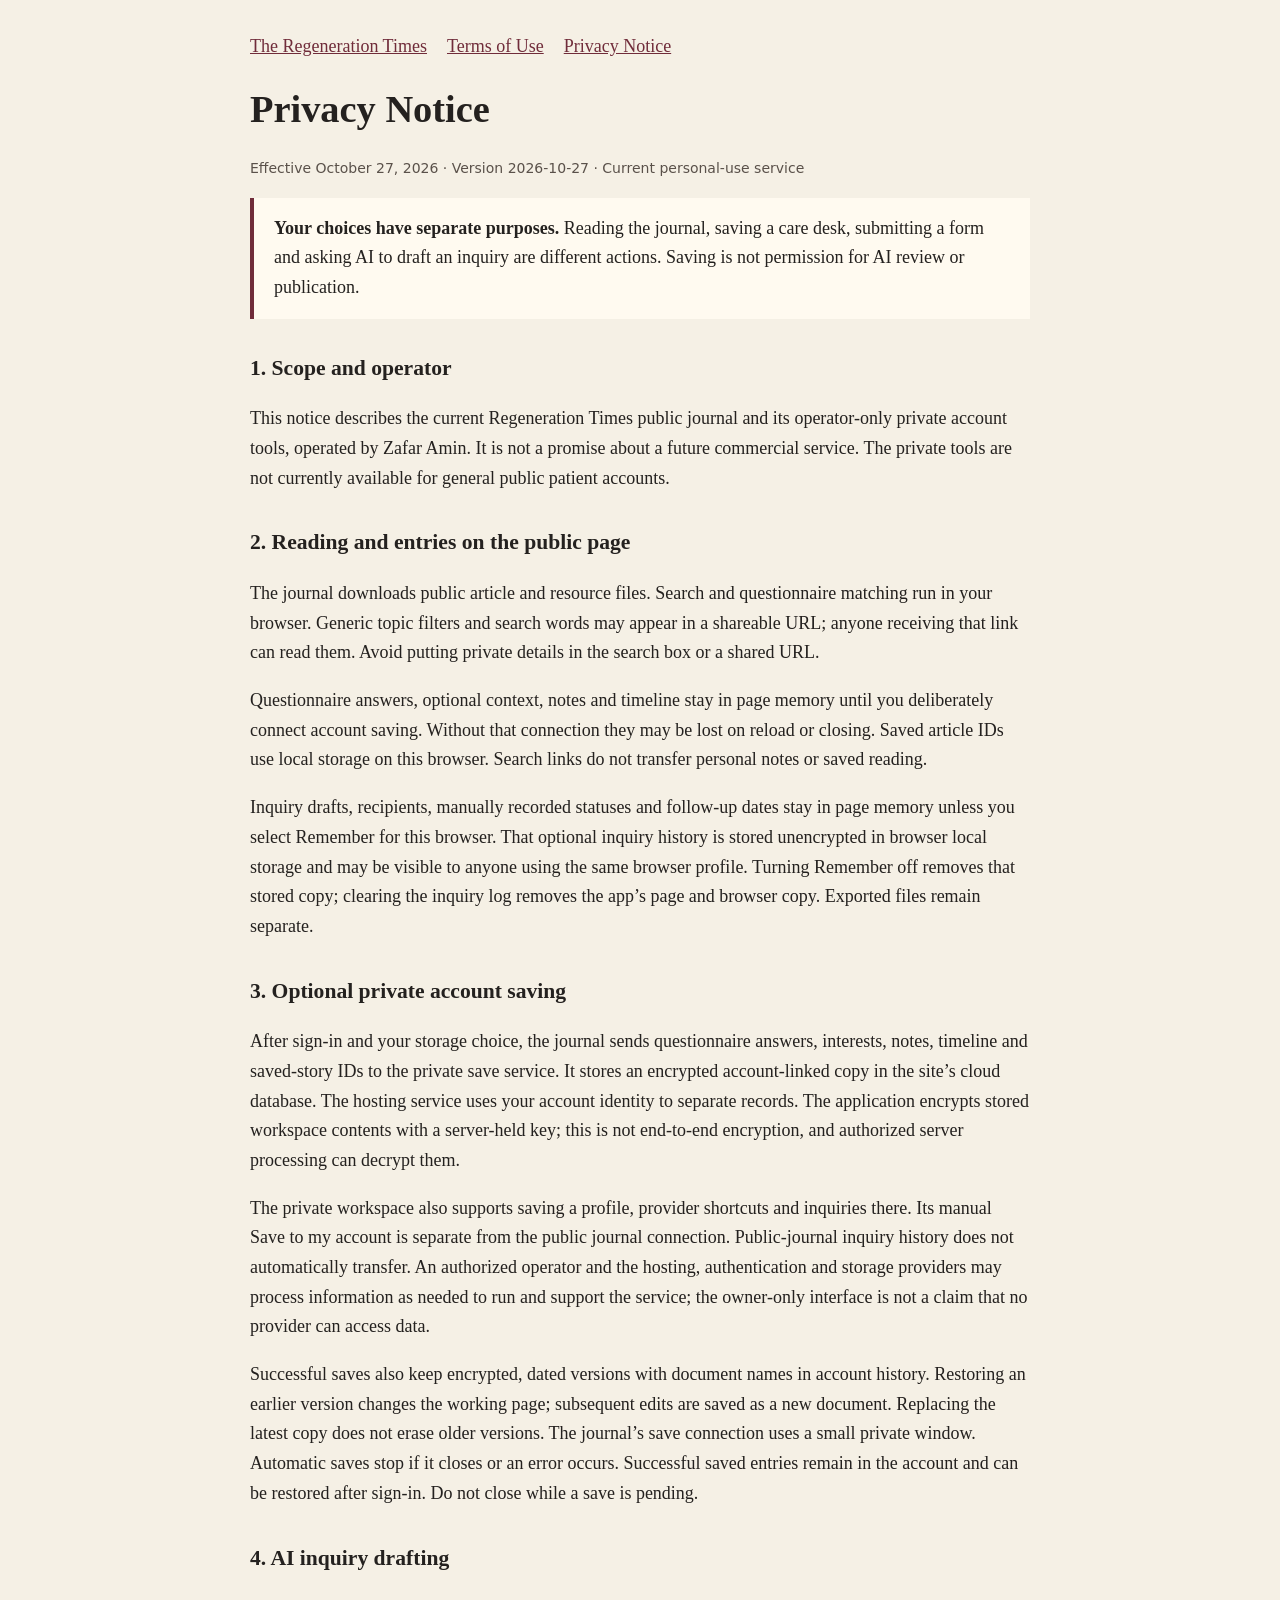
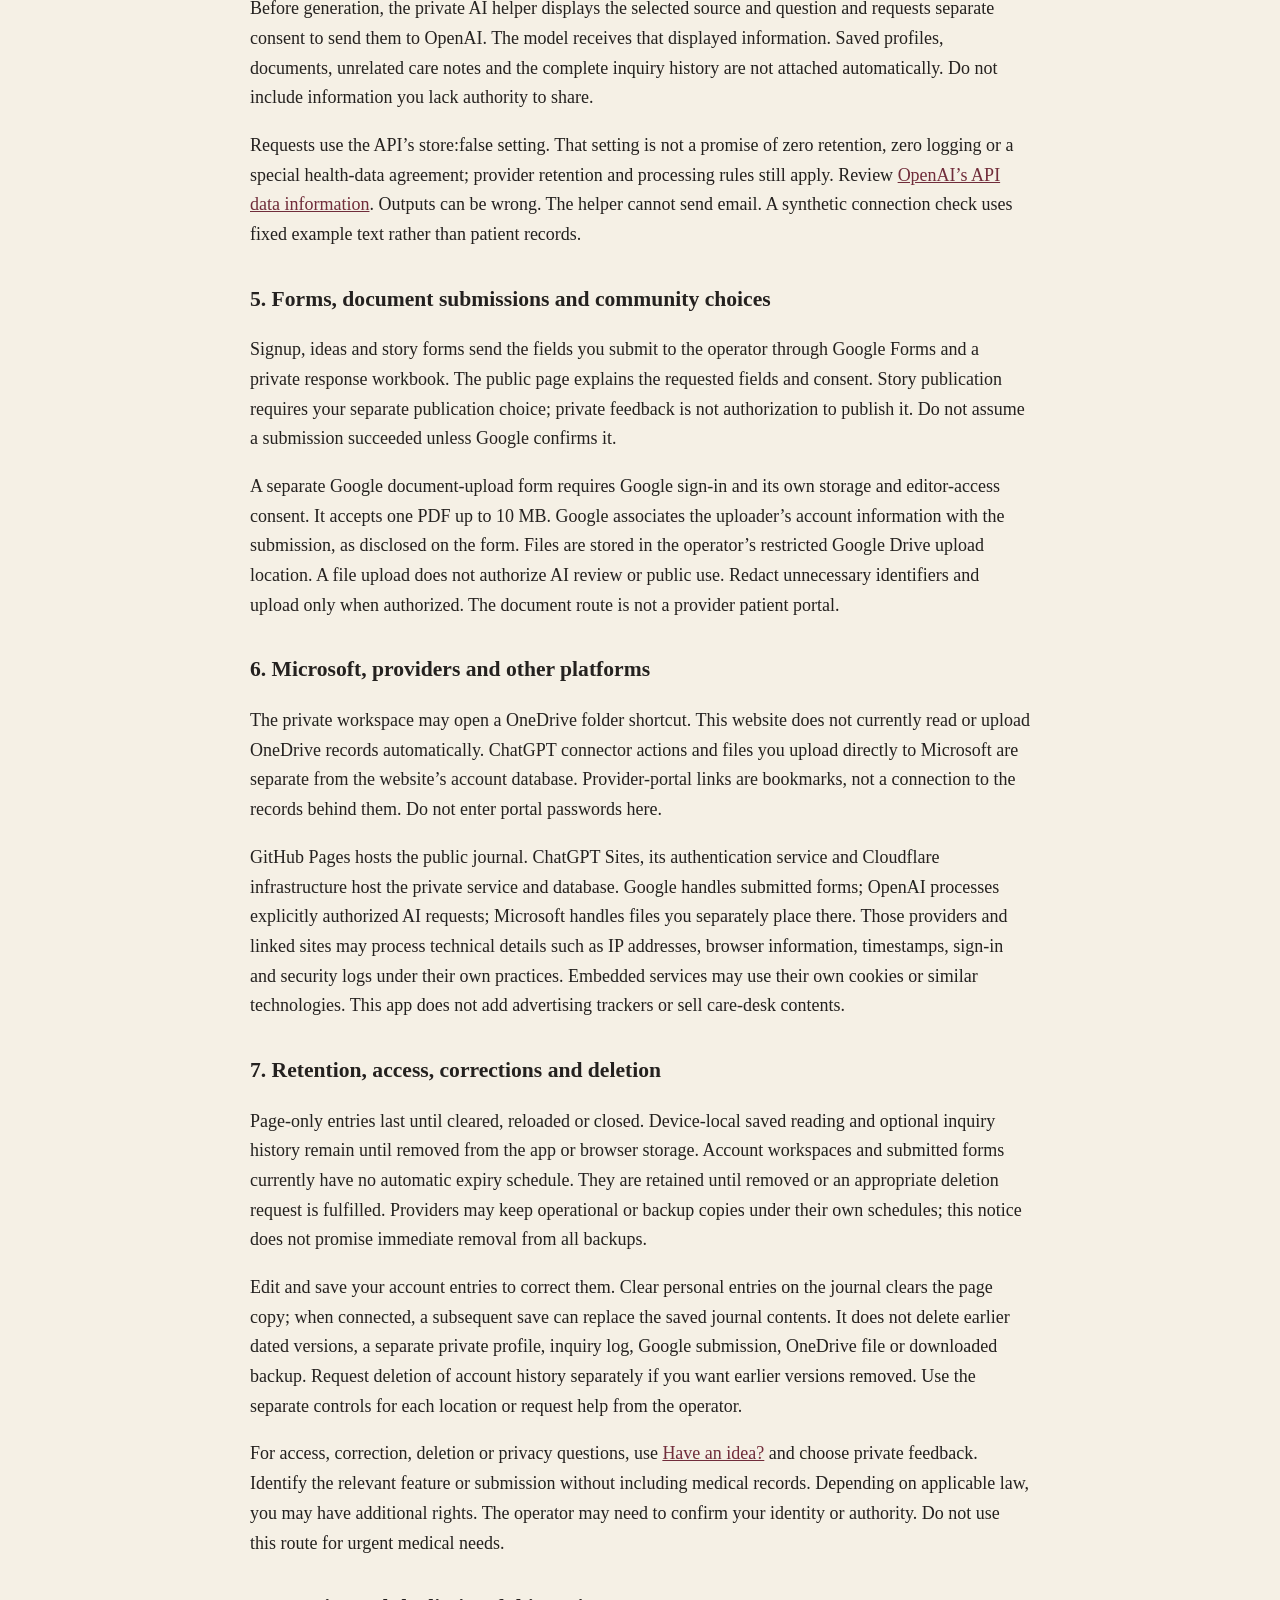
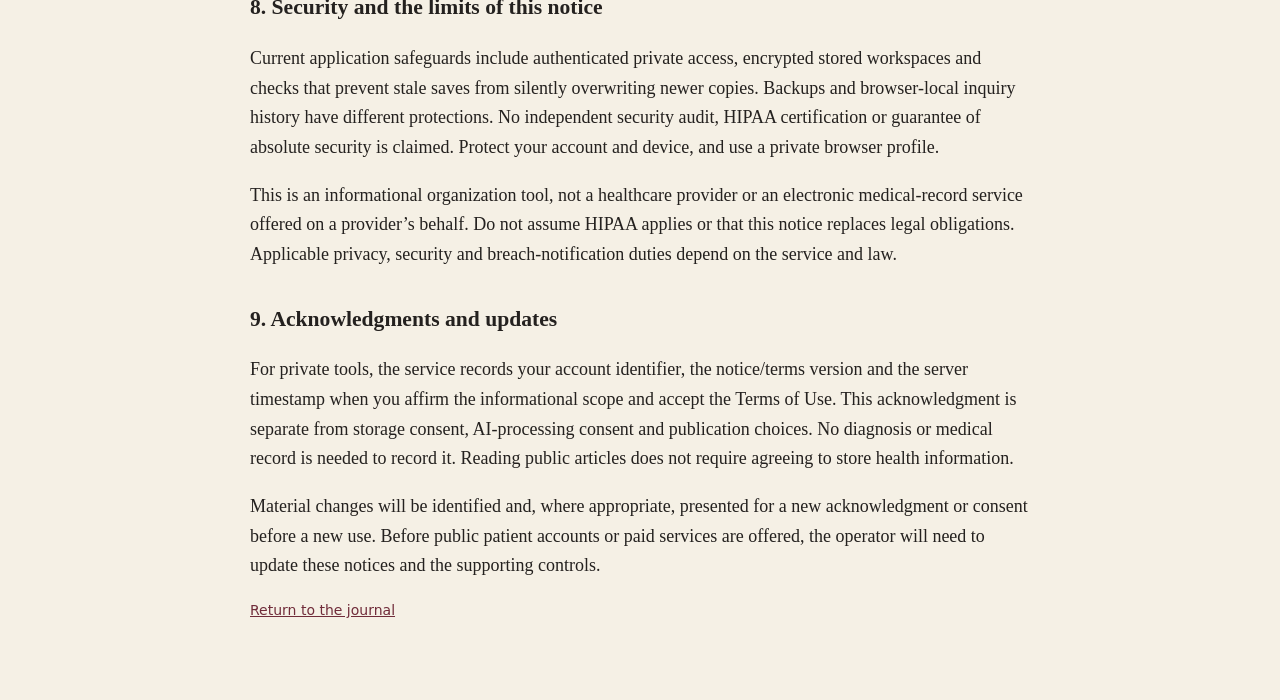
<file: privacy.html>
<!doctype html><html lang="en"><head><meta charset="utf-8"><meta name="viewport" content="width=device-width,initial-scale=1"><title>Privacy Notice | The Regeneration Times</title><style>body{margin:0;background:#f5f0e5;color:#24211f;font:18px/1.65 Georgia,serif}main{max-width:780px;margin:auto;padding:32px 22px 64px}a{color:#702c3a}h1{font-size:2.4rem;line-height:1.15}h2{font-size:1.35rem;margin-top:2rem}nav{display:flex;gap:20px;flex-wrap:wrap}.notice{border-left:4px solid #702c3a;background:#fffaf0;padding:16px 20px}.meta{font:14px/1.6 system-ui,sans-serif;color:#5a514a}li{margin-bottom:.5rem}:focus-visible{outline:3px solid #702c3a;outline-offset:3px}</style></head><body><main><nav aria-label="Site"><a href="index.html">The Regeneration Times</a><a href="terms.html">Terms of Use</a><a href="privacy.html">Privacy Notice</a></nav><h1>Privacy Notice</h1><p class="meta">Effective October 27, 2026 · Version 2026-10-27 · Current personal-use service</p><p class="notice"><strong>Your choices have separate purposes.</strong> Reading the journal, saving a care desk, submitting a form and asking AI to draft an inquiry are different actions. Saving is not permission for AI review or publication.</p>
<h2>1. Scope and operator</h2><p>This notice describes the current Regeneration Times public journal and its operator-only private account tools, operated by Zafar Amin. It is not a promise about a future commercial service. The private tools are not currently available for general public patient accounts.</p>
<h2>2. Reading and entries on the public page</h2><p>The journal downloads public article and resource files. Search and questionnaire matching run in your browser. Generic topic filters and search words may appear in a shareable URL; anyone receiving that link can read them. Avoid putting private details in the search box or a shared URL.</p><p>Questionnaire answers, optional context, notes and timeline stay in page memory until you deliberately connect account saving. Without that connection they may be lost on reload or closing. Saved article IDs use local storage on this browser. Search links do not transfer personal notes or saved reading.</p><p>Inquiry drafts, recipients, manually recorded statuses and follow-up dates stay in page memory unless you select Remember for this browser. That optional inquiry history is stored unencrypted in browser local storage and may be visible to anyone using the same browser profile. Turning Remember off removes that stored copy; clearing the inquiry log removes the app’s page and browser copy. Exported files remain separate.</p>
<h2>3. Optional private account saving</h2><p>After sign-in and your storage choice, the journal sends questionnaire answers, interests, notes, timeline and saved-story IDs to the private save service. It stores an encrypted account-linked copy in the site’s cloud database. The hosting service uses your account identity to separate records. The application encrypts stored workspace contents with a server-held key; this is not end-to-end encryption, and authorized server processing can decrypt them.</p><p>The private workspace also supports saving a profile, provider shortcuts and inquiries there. Its manual Save to my account is separate from the public journal connection. Public-journal inquiry history does not automatically transfer. An authorized operator and the hosting, authentication and storage providers may process information as needed to run and support the service; the owner-only interface is not a claim that no provider can access data.</p><p>Successful saves also keep encrypted, dated versions with document names in account history. Restoring an earlier version changes the working page; subsequent edits are saved as a new document. Replacing the latest copy does not erase older versions. The journal’s save connection uses a small private window. Automatic saves stop if it closes or an error occurs. Successful saved entries remain in the account and can be restored after sign-in. Do not close while a save is pending.</p>
<h2>4. AI inquiry drafting</h2><p>Before generation, the private AI helper displays the selected source and question and requests separate consent to send them to OpenAI. The model receives that displayed information. Saved profiles, documents, unrelated care notes and the complete inquiry history are not attached automatically. Do not include information you lack authority to share.</p><p>Requests use the API’s store:false setting. That setting is not a promise of zero retention, zero logging or a special health-data agreement; provider retention and processing rules still apply. Review <a href="https://platform.openai.com/docs/guides/your-data" target="_blank" rel="noopener noreferrer">OpenAI’s API data information</a>. Outputs can be wrong. The helper cannot send email. A synthetic connection check uses fixed example text rather than patient records.</p>
<h2>5. Forms, document submissions and community choices</h2><p>Signup, ideas and story forms send the fields you submit to the operator through Google Forms and a private response workbook. The public page explains the requested fields and consent. Story publication requires your separate publication choice; private feedback is not authorization to publish it. Do not assume a submission succeeded unless Google confirms it.</p><p>A separate Google document-upload form requires Google sign-in and its own storage and editor-access consent. It accepts one PDF up to 10 MB. Google associates the uploader’s account information with the submission, as disclosed on the form. Files are stored in the operator’s restricted Google Drive upload location. A file upload does not authorize AI review or public use. Redact unnecessary identifiers and upload only when authorized. The document route is not a provider patient portal.</p>
<h2>6. Microsoft, providers and other platforms</h2><p>The private workspace may open a OneDrive folder shortcut. This website does not currently read or upload OneDrive records automatically. ChatGPT connector actions and files you upload directly to Microsoft are separate from the website’s account database. Provider-portal links are bookmarks, not a connection to the records behind them. Do not enter portal passwords here.</p><p>GitHub Pages hosts the public journal. ChatGPT Sites, its authentication service and Cloudflare infrastructure host the private service and database. Google handles submitted forms; OpenAI processes explicitly authorized AI requests; Microsoft handles files you separately place there. Those providers and linked sites may process technical details such as IP addresses, browser information, timestamps, sign-in and security logs under their own practices. Embedded services may use their own cookies or similar technologies. This app does not add advertising trackers or sell care-desk contents.</p>
<h2>7. Retention, access, corrections and deletion</h2><p>Page-only entries last until cleared, reloaded or closed. Device-local saved reading and optional inquiry history remain until removed from the app or browser storage. Account workspaces and submitted forms currently have no automatic expiry schedule. They are retained until removed or an appropriate deletion request is fulfilled. Providers may keep operational or backup copies under their own schedules; this notice does not promise immediate removal from all backups.</p><p>Edit and save your account entries to correct them. Clear personal entries on the journal clears the page copy; when connected, a subsequent save can replace the saved journal contents. It does not delete earlier dated versions, a separate private profile, inquiry log, Google submission, OneDrive file or downloaded backup. Request deletion of account history separately if you want earlier versions removed. Use the separate controls for each location or request help from the operator.</p><p>For access, correction, deletion or privacy questions, use <a href="index.html#ideas">Have an idea?</a> and choose private feedback. Identify the relevant feature or submission without including medical records. Depending on applicable law, you may have additional rights. The operator may need to confirm your identity or authority. Do not use this route for urgent medical needs.</p>
<h2>8. Security and the limits of this notice</h2><p>Current application safeguards include authenticated private access, encrypted stored workspaces and checks that prevent stale saves from silently overwriting newer copies. Backups and browser-local inquiry history have different protections. No independent security audit, HIPAA certification or guarantee of absolute security is claimed. Protect your account and device, and use a private browser profile.</p><p>This is an informational organization tool, not a healthcare provider or an electronic medical-record service offered on a provider’s behalf. Do not assume HIPAA applies or that this notice replaces legal obligations. Applicable privacy, security and breach-notification duties depend on the service and law.</p>
<h2>9. Acknowledgments and updates</h2><p>For private tools, the service records your account identifier, the notice/terms version and the server timestamp when you affirm the informational scope and accept the Terms of Use. This acknowledgment is separate from storage consent, AI-processing consent and publication choices. No diagnosis or medical record is needed to record it. Reading public articles does not require agreeing to store health information.</p><p>Material changes will be identified and, where appropriate, presented for a new acknowledgment or consent before a new use. Before public patient accounts or paid services are offered, the operator will need to update these notices and the supporting controls.</p><p class="meta"><a href="index.html">Return to the journal</a></p></main></body></html>
</file>
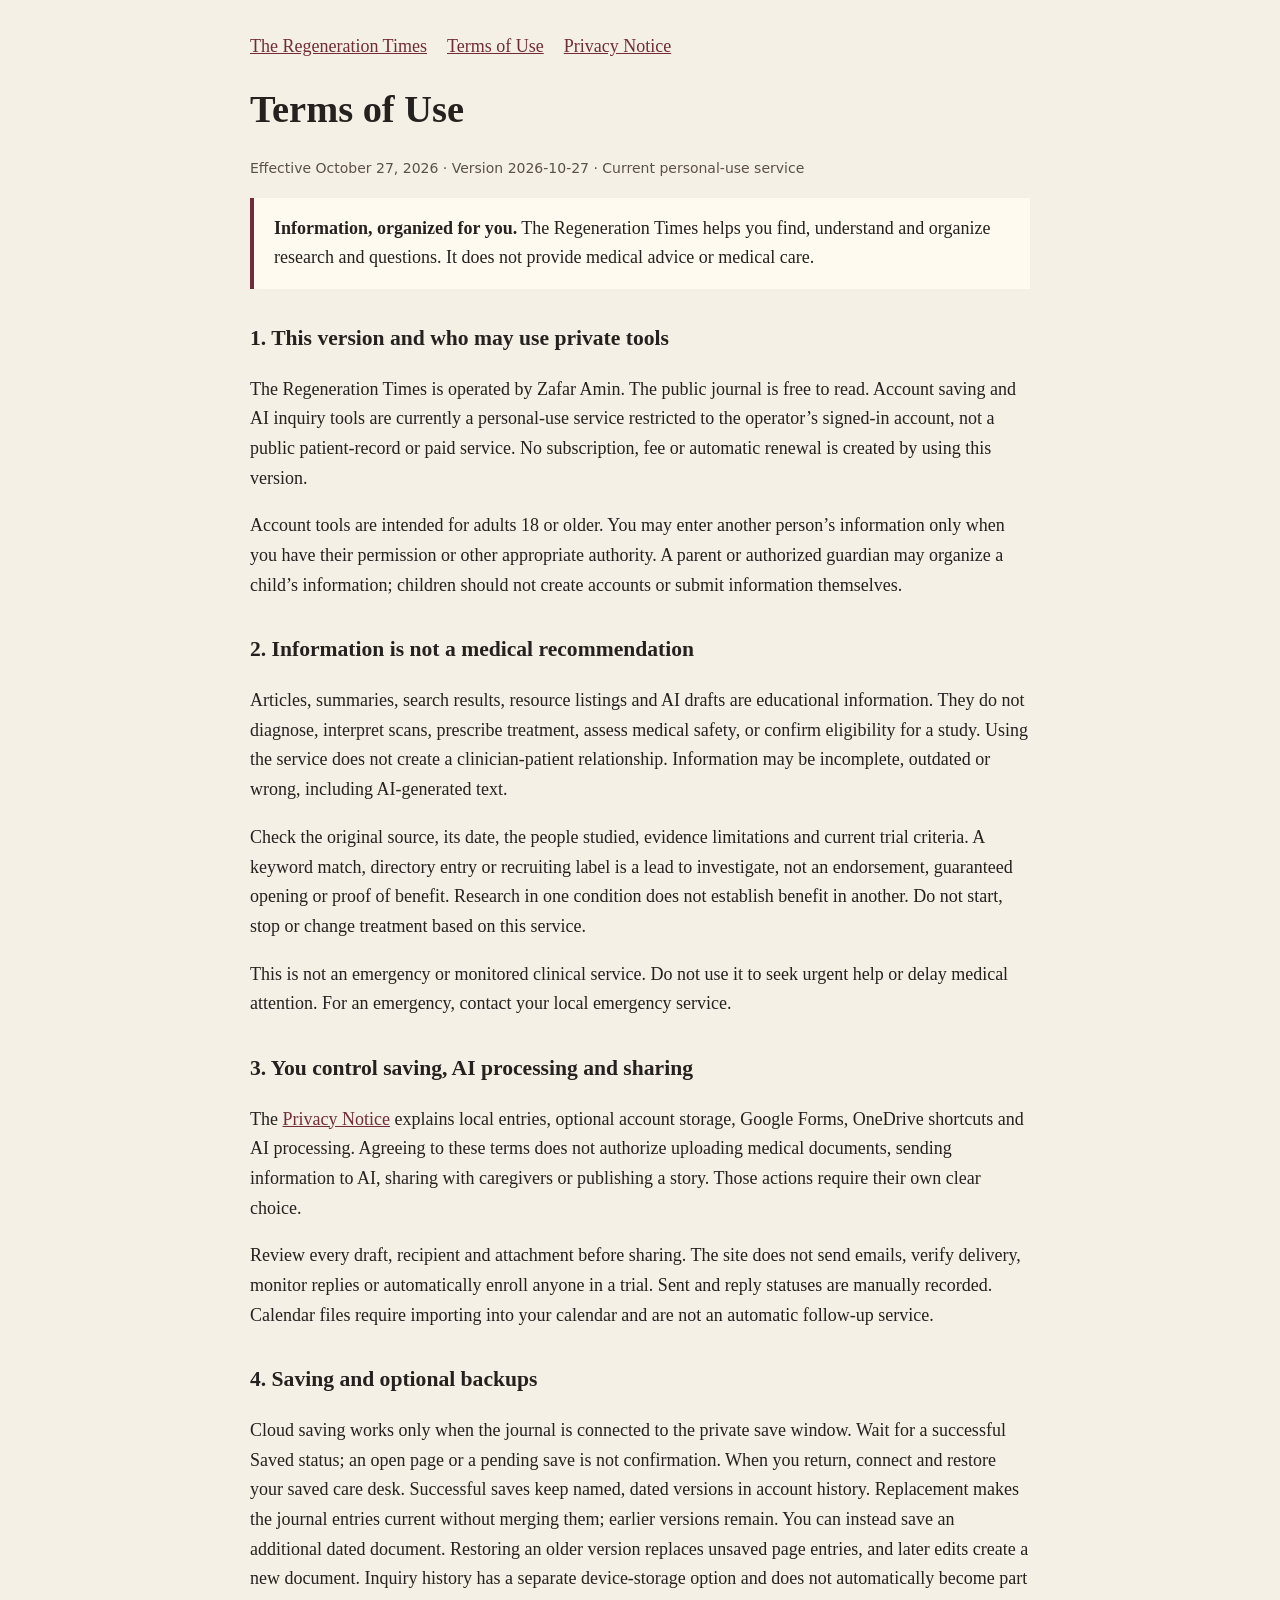
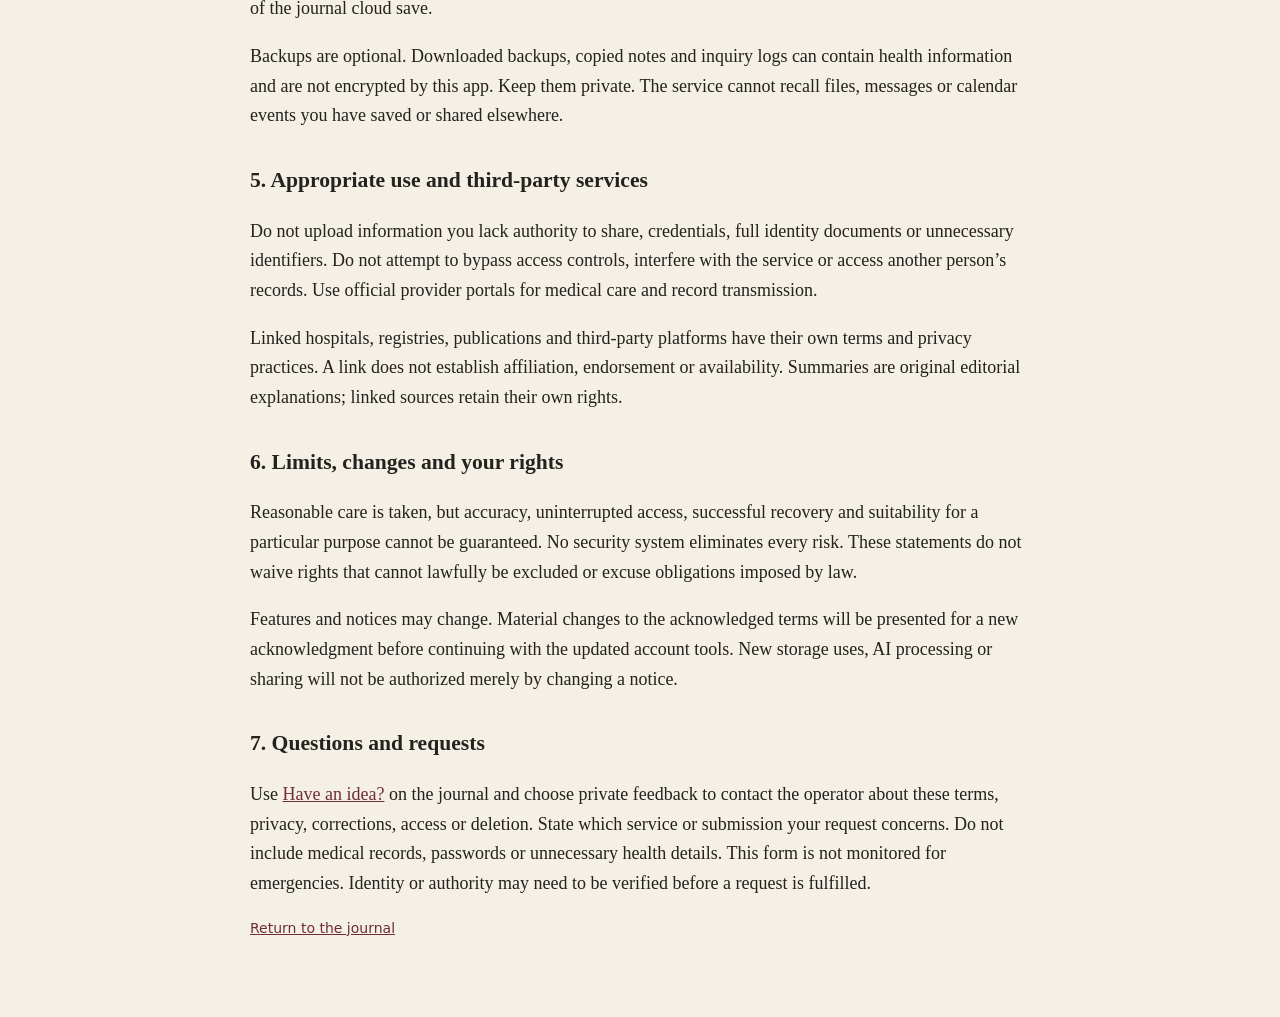
<file: terms.html>
<!doctype html><html lang="en"><head><meta charset="utf-8"><meta name="viewport" content="width=device-width,initial-scale=1"><title>Terms of Use | The Regeneration Times</title><style>body{margin:0;background:#f5f0e5;color:#24211f;font:18px/1.65 Georgia,serif}main{max-width:780px;margin:auto;padding:32px 22px 64px}a{color:#702c3a}h1{font-size:2.4rem;line-height:1.15}h2{font-size:1.35rem;margin-top:2rem}nav{display:flex;gap:20px;flex-wrap:wrap}.notice{border-left:4px solid #702c3a;background:#fffaf0;padding:16px 20px}.meta{font:14px/1.6 system-ui,sans-serif;color:#5a514a}li{margin-bottom:.5rem}:focus-visible{outline:3px solid #702c3a;outline-offset:3px}</style></head><body><main><nav aria-label="Site"><a href="index.html">The Regeneration Times</a><a href="terms.html">Terms of Use</a><a href="privacy.html">Privacy Notice</a></nav><h1>Terms of Use</h1><p class="meta">Effective October 27, 2026 · Version 2026-10-27 · Current personal-use service</p><p class="notice"><strong>Information, organized for you.</strong> The Regeneration Times helps you find, understand and organize research and questions. It does not provide medical advice or medical care.</p>
<h2>1. This version and who may use private tools</h2><p>The Regeneration Times is operated by Zafar Amin. The public journal is free to read. Account saving and AI inquiry tools are currently a personal-use service restricted to the operator’s signed-in account, not a public patient-record or paid service. No subscription, fee or automatic renewal is created by using this version.</p><p>Account tools are intended for adults 18 or older. You may enter another person’s information only when you have their permission or other appropriate authority. A parent or authorized guardian may organize a child’s information; children should not create accounts or submit information themselves.</p>
<h2>2. Information is not a medical recommendation</h2><p>Articles, summaries, search results, resource listings and AI drafts are educational information. They do not diagnose, interpret scans, prescribe treatment, assess medical safety, or confirm eligibility for a study. Using the service does not create a clinician-patient relationship. Information may be incomplete, outdated or wrong, including AI-generated text.</p><p>Check the original source, its date, the people studied, evidence limitations and current trial criteria. A keyword match, directory entry or recruiting label is a lead to investigate, not an endorsement, guaranteed opening or proof of benefit. Research in one condition does not establish benefit in another. Do not start, stop or change treatment based on this service.</p><p>This is not an emergency or monitored clinical service. Do not use it to seek urgent help or delay medical attention. For an emergency, contact your local emergency service.</p>
<h2>3. You control saving, AI processing and sharing</h2><p>The <a href="privacy.html">Privacy Notice</a> explains local entries, optional account storage, Google Forms, OneDrive shortcuts and AI processing. Agreeing to these terms does not authorize uploading medical documents, sending information to AI, sharing with caregivers or publishing a story. Those actions require their own clear choice.</p><p>Review every draft, recipient and attachment before sharing. The site does not send emails, verify delivery, monitor replies or automatically enroll anyone in a trial. Sent and reply statuses are manually recorded. Calendar files require importing into your calendar and are not an automatic follow-up service.</p>
<h2>4. Saving and optional backups</h2><p>Cloud saving works only when the journal is connected to the private save window. Wait for a successful Saved status; an open page or a pending save is not confirmation. When you return, connect and restore your saved care desk. Successful saves keep named, dated versions in account history. Replacement makes the journal entries current without merging them; earlier versions remain. You can instead save an additional dated document. Restoring an older version replaces unsaved page entries, and later edits create a new document. Inquiry history has a separate device-storage option and does not automatically become part of the journal cloud save.</p><p>Backups are optional. Downloaded backups, copied notes and inquiry logs can contain health information and are not encrypted by this app. Keep them private. The service cannot recall files, messages or calendar events you have saved or shared elsewhere.</p>
<h2>5. Appropriate use and third-party services</h2><p>Do not upload information you lack authority to share, credentials, full identity documents or unnecessary identifiers. Do not attempt to bypass access controls, interfere with the service or access another person’s records. Use official provider portals for medical care and record transmission.</p><p>Linked hospitals, registries, publications and third-party platforms have their own terms and privacy practices. A link does not establish affiliation, endorsement or availability. Summaries are original editorial explanations; linked sources retain their own rights.</p>
<h2>6. Limits, changes and your rights</h2><p>Reasonable care is taken, but accuracy, uninterrupted access, successful recovery and suitability for a particular purpose cannot be guaranteed. No security system eliminates every risk. These statements do not waive rights that cannot lawfully be excluded or excuse obligations imposed by law.</p><p>Features and notices may change. Material changes to the acknowledged terms will be presented for a new acknowledgment before continuing with the updated account tools. New storage uses, AI processing or sharing will not be authorized merely by changing a notice.</p>
<h2>7. Questions and requests</h2><p>Use <a href="index.html#ideas">Have an idea?</a> on the journal and choose private feedback to contact the operator about these terms, privacy, corrections, access or deletion. State which service or submission your request concerns. Do not include medical records, passwords or unnecessary health details. This form is not monitored for emergencies. Identity or authority may need to be verified before a request is fulfilled.</p><p class="meta"><a href="index.html">Return to the journal</a></p></main></body></html>
</file>
<file: styles.css>
:root {
  --parchment: #f9f5e9;
  --parchment-deep: #efe9d7;
  --parchment-edge: #dbd0b5;
  --weave: url("data:image/svg+xml,%3Csvg xmlns='http://www.w3.org/2000/svg' width='160' height='160'%3E%3Cfilter id='n'%3E%3CfeTurbulence type='fractalNoise' baseFrequency='0.9' numOctaves='2' stitchTiles='stitch'/%3E%3CfeColorMatrix values='0 0 0 0 0.35 0 0 0 0 0.27 0 0 0 0 0.15 0 0 0 0.2 0'/%3E%3C/filter%3E%3Crect width='100%25' height='100%25' filter='url(%23n)'/%3E%3C/svg%3E");
  --parchment-ink: #2b2115;
  --rod: #8a6a3c;
  --rod-dark: #5b4325;
  --unroll: 520ms;
  --ink: #121212;
  --muted: #4a4a4a;
  --rule: #121212;
  --hairline: #d8d8d8;
  --paper: #fff;
  --accent: #9b1b1b;
  --serif: "Newsreader", "Iowan Old Style", Palatino, "Palatino Linotype", Georgia, "Times New Roman", serif;
  --sans: "Libre Franklin", "Helvetica Neue", Helvetica, Arial, sans-serif;
  --measure: 72rem;
}

*,
*::before,
*::after {
  box-sizing: border-box;
}

html {
  scroll-behavior: smooth;
}

body {
  margin: 0;
  background-color: var(--paper);
  /* Fine paper grain, very low opacity */
  background-image: url("data:image/svg+xml,%3Csvg xmlns='http://www.w3.org/2000/svg' width='180' height='180'%3E%3Cfilter id='g'%3E%3CfeTurbulence type='fractalNoise' baseFrequency='0.85' numOctaves='3' stitchTiles='stitch'/%3E%3CfeColorMatrix values='0 0 0 0 0.36 0 0 0 0 0.34 0 0 0 0 0.3 0 0 0 0.9 0'/%3E%3C/filter%3E%3Crect width='100%25' height='100%25' filter='url(%23g)' opacity='0.07'/%3E%3C/svg%3E");
  background-size: 180px 180px;
  color: var(--ink);
  font-family: var(--serif);
  font-size: 1.0625rem;
  line-height: 1.45;
}

body > * {
  scroll-margin-top: 0.5rem;
}

a {
  color: inherit;
}

a:hover {
  text-decoration-thickness: 1px;
}

:focus-visible {
  outline: 2px solid var(--ink);
  outline-offset: 3px;
}

.skip {
  position: absolute;
  left: 0.75rem;
  top: 0.75rem;
  transform: translateY(-150%);
  background: var(--paper);
  border: 1px solid var(--ink);
  padding: 0.4rem 0.7rem;
  font-family: var(--sans);
  font-size: 0.85rem;
  z-index: 5;
}

.skip:focus {
  transform: none;
}

.masthead,
.reader-index,
.intro,
#content,
.colophon {
  width: min(var(--measure), calc(100% - 2rem));
  margin-left: auto;
  margin-right: auto;
}

.masthead {
  padding-top: 1.25rem;
  text-align: center;
  border-top: 3px solid var(--ink);
  margin-top: 0.75rem;
}

.edition,
.dateline,
.tagline,
.kicker,
.byline,
.meta,
.sort,
.search label,
.result-count,
.section-kicker,
.trial h4,
.colophon,
.jump-nav {
  font-family: var(--sans);
}

.edition {
  margin: 0.85rem 0 0;
  font-size: 0.68rem;
  font-weight: 700;
  letter-spacing: 0.22em;
  text-transform: uppercase;
}

.dateline {
  margin: 0.35rem 0 0;
  font-size: 0.78rem;
  letter-spacing: 0.04em;
}

.masthead h1 {
  margin: 0.2rem 0 0.15rem;
  font-weight: 700;
  font-size: clamp(2.5rem, 7.4vw, 4.75rem);
  line-height: 0.92;
  letter-spacing: -0.025em;
}

.tagline {
  margin: 0.45rem 0 0;
  font-size: 0.95rem;
  font-style: italic;
  font-family: var(--serif);
  letter-spacing: 0.01em;
}

.jump-nav {
  display: flex;
  flex-wrap: wrap;
  justify-content: center;
  gap: 0.45rem 1.1rem;
  margin-top: 0.95rem;
  padding: 0.65rem 0;
  border-top: 1px solid var(--ink);
  border-bottom: 1px solid var(--ink);
  font-size: 0.72rem;
  font-weight: 600;
  letter-spacing: 0.08em;
  text-transform: uppercase;
}

.jump-nav a {
  text-decoration: none;
  border-bottom: 1px solid transparent;
  padding-bottom: 0.05rem;
  white-space: nowrap;
}

.jump-nav a:hover,
.jump-nav a[aria-current="true"] {
  border-bottom-color: var(--ink);
}

.tools {
  display: flex;
  justify-content: space-between;
  align-items: flex-end;
  gap: 1.25rem;
  margin-top: 0.85rem;
  text-align: left;
}

.search {
  flex: 1 1 auto;
}

.search label,
.sort-label {
  display: block;
  font-size: 0.68rem;
  font-weight: 700;
  letter-spacing: 0.14em;
  text-transform: uppercase;
  margin-bottom: 0.2rem;
}

.search input {
  width: min(34rem, 100%);
  font: inherit;
  font-family: var(--sans);
  font-size: 0.95rem;
  color: var(--ink);
  background: transparent;
  border: none;
  border-bottom: 1px solid var(--ink);
  border-radius: 0;
  padding: 0.35rem 0;
}

.search input::placeholder {
  color: #767676;
}

.sort {
  display: flex;
  flex-wrap: wrap;
  align-items: center;
  gap: 0.35rem;
  flex: 0 0 auto;
}

.sort-label {
  margin: 0 0.35rem 0 0;
}

.sort button {
  font-family: var(--sans);
  font-size: 0.72rem;
  font-weight: 600;
  letter-spacing: 0.08em;
  text-transform: uppercase;
  background: transparent;
  color: var(--ink);
  border: 1px solid var(--ink);
  padding: 0.38rem 0.65rem;
  cursor: pointer;
}

.sort button[aria-pressed="true"] {
  background: var(--ink);
  color: var(--paper);
}

.result-count {
  margin: 0.55rem 0 0;
  text-align: left;
  font-size: 0.75rem;
  color: var(--muted);
  min-height: 1.1em;
}

.intro {
  margin-top: 1.15rem;
  margin-bottom: 0;
  max-width: 44rem;
  font-size: 1.12rem;
  line-height: 1.5;
}

#content {
  padding-bottom: 2.5rem;
}

.section {
  margin-top: 2.15rem;
  scroll-margin-top: 0.75rem;
}

.section-head {
  display: flex;
  align-items: center;
  gap: 0.8rem;
  margin: 0 0 1rem;
  font-family: var(--sans);
  font-size: 0.78rem;
  font-weight: 700;
  letter-spacing: 0.16em;
  text-transform: uppercase;
}

.section-head::before,
.section-head::after {
  content: "";
  flex: 1;
  height: 1px;
  background: var(--rule);
}

.section-deck {
  margin: -0.45rem 0 1rem;
  text-align: center;
  font-family: var(--sans);
  font-size: 0.75rem;
  color: var(--muted);
}

.section-kicker {
  margin: -0.35rem 0 0.9rem;
  text-align: center;
  color: var(--accent);
  font-size: 0.72rem;
  font-weight: 700;
  letter-spacing: 0.14em;
  text-transform: uppercase;
}

.section--trials {
  margin-top: 2.75rem;
  border: 1px solid var(--ink);
  border-width: 3px 0;
  padding: 1.15rem 0 1.35rem;
}

.kicker {
  margin: 0 0 0.3rem;
  color: var(--accent);
  font-size: 0.68rem;
  font-weight: 700;
  letter-spacing: 0.12em;
  text-transform: uppercase;
}

.byline {
  display: flex;
  flex-wrap: wrap;
  gap: 0.25rem 0.7rem;
  margin: 0.45rem 0 0;
  color: var(--muted);
  font-size: 0.75rem;
  letter-spacing: 0.01em;
}

.byline time {
  font-variant-numeric: tabular-nums;
}

.date-note {
  margin: 0.2rem 0 0;
  color: var(--muted);
  font-family: var(--sans);
  font-size: 0.72rem;
  line-height: 1.35;
}

.meta {
  display: flex;
  flex-wrap: wrap;
  gap: 0.35rem 0.85rem;
  margin: 0.55rem 0 0;
  font-size: 0.72rem;
  line-height: 1.35;
}

.evidence {
  color: var(--ink);
}

.summary {
  margin: 0.2rem 0 0;
  font-size: 1.02rem;
}

.why {
  margin: 0.2rem 0 0;
  font-size: 0.98rem;
}

.why .label {
  font-weight: 650;
  font-style: italic;
}

.trial {
  margin-top: 0.75rem;
  padding-top: 0.6rem;
  border-top: 1px solid var(--ink);
}

.trial h4 {
  margin: 0 0 0.35rem;
  font-size: 0.68rem;
  font-weight: 700;
  letter-spacing: 0.12em;
  text-transform: uppercase;
}

.trial dl {
  margin: 0;
}

.trial div {
  margin: 0 0 0.35rem;
}

.trial dt {
  font-family: var(--sans);
  font-size: 0.68rem;
  font-weight: 700;
  letter-spacing: 0.06em;
  text-transform: uppercase;
}

.trial dd {
  margin: 0.05rem 0 0;
  font-size: 0.92rem;
}

.trial a,
.registry-link {
  font-family: var(--sans);
  font-size: 0.78rem;
  font-weight: 600;
}

.loading,
.empty {
  margin-top: 2rem;
  font-family: var(--sans);
  font-size: 0.95rem;
}

.colophon {
  border-top: 3px solid var(--ink);
  padding: 1rem 0 2rem;
  text-align: center;
}

.disclaimer {
  margin: 0 auto;
  max-width: 40rem;
  font-family: var(--serif);
  font-size: 0.95rem;
}

.colophon-meta {
  margin: 0.75rem 0 0;
  font-size: 0.75rem;
  letter-spacing: 0.06em;
  text-transform: uppercase;
}

.colophon-meta a {
  text-decoration: none;
  border-bottom: 1px solid var(--ink);
}

.sr-only {
  position: absolute;
  width: 1px;
  height: 1px;
  padding: 0;
  margin: -1px;
  overflow: hidden;
  clip: rect(0, 0, 0, 0);
  white-space: nowrap;
  border: 0;
}

@media (max-width: 860px) {
  .tools {
    flex-direction: column;
    align-items: stretch;
  }

  .sort {
    justify-content: flex-start;
  }

  .search input {
    width: 100%;
  }

  .jump-nav {
    flex-wrap: nowrap;
    justify-content: flex-start;
    overflow-x: auto;
    -webkit-overflow-scrolling: touch;
  }
}

@media print {
  .skip,
  .tools,
  .jump-nav,
  .result-count,
  .colophon-meta {
    display: none;
  }

  body {
    font-size: 11pt;
  }

  .entry {
    break-inside: avoid;
  }

  .stage {
    grid-template-rows: 1fr !important;
    visibility: visible !important;
  }

  .stage-inner {
    opacity: 1 !important;
    transform: none !important;
  }

  .more-btn,
  .scroll-rod {
    display: none;
  }

  a {
    text-decoration: none;
  }
}

/* ---------- How-to note ---------- */

.how-to {
  width: min(var(--measure), calc(100% - 2rem));
  max-width: 44rem;
  margin: 0.8rem auto 0;
  padding: 0.6rem 0 0.1rem;
  border-top: 1px solid var(--hairline);
  font-size: 0.98rem;
  line-height: 1.45;
  color: var(--muted);
}

.how-to-label {
  font-family: var(--sans);
  font-size: 0.7rem;
  font-weight: 700;
  letter-spacing: 0.12em;
  text-transform: uppercase;
  color: var(--ink);
  margin-right: 0.25rem;
}

/* ---------- Log of scroll entries ---------- */

.log {
  display: flex;
  flex-direction: column;
  gap: 1.35rem;
  max-width: 50rem;
  margin: 0 auto;
}

.entry {
  position: relative;
  min-width: 0;
  scroll-margin-top: 0.75rem;
}

.scroll-sheet {
  position: relative;
  margin: 0 0.55rem;
  padding: 0.95rem 1.05rem 0.9rem;
  color: var(--parchment-ink);
  font-family: var(--serif);
  background-color: var(--parchment);
  background-image:
    radial-gradient(ellipse at 12% 18%, rgba(255, 253, 247, 0.7), transparent 55%),
    radial-gradient(ellipse at 88% 82%, rgba(180, 150, 95, 0.09), transparent 60%),
    linear-gradient(90deg, rgba(140, 115, 70, 0.09), transparent 7%, transparent 93%, rgba(140, 115, 70, 0.09)),
    repeating-linear-gradient(0deg, rgba(120, 95, 50, 0.028) 0 1px, transparent 1px 3px),
    repeating-linear-gradient(90deg, rgba(120, 95, 50, 0.024) 0 1px, transparent 1px 3px),
    var(--weave);
  background-size: auto, auto, auto, auto, auto, 160px 160px;
  border-left: 1px solid var(--parchment-edge);
  border-right: 1px solid var(--parchment-edge);
  box-shadow: 0 1px 0 rgba(0, 0, 0, 0.04), 0 6px 14px -10px rgba(60, 40, 10, 0.45);
}

/* Rolled ends: wooden rods with paper wrapped around them */
.scroll-rod {
  position: relative;
  height: 1.05rem;
  margin: 0;
  border-radius: 0.55rem;
  background:
    linear-gradient(180deg,
      #fcfaf3 0%,
      var(--parchment-deep) 30%,
      var(--parchment-edge) 62%,
      #b5a47f 88%,
      #9e8b66 100%);
  box-shadow:
    inset 0 1px 0 rgba(255, 255, 255, 0.6),
    0 2px 3px rgba(60, 40, 10, 0.28);
  z-index: 1;
  transform-origin: center;
  transition: transform var(--unroll) cubic-bezier(0.22, 0.8, 0.24, 1);
}

.scroll-rod::before,
.scroll-rod::after {
  content: "";
  position: absolute;
  top: 50%;
  width: 0.6rem;
  height: 1.3rem;
  margin-top: -0.65rem;
  border-radius: 0.3rem;
  background: linear-gradient(180deg, var(--rod) 0%, #b08850 35%, var(--rod-dark) 100%);
  box-shadow: 0 1px 2px rgba(0, 0, 0, 0.3);
}

.scroll-rod::before {
  left: -0.3rem;
}

.scroll-rod::after {
  right: -0.3rem;
}

.scroll-rod--top {
  margin-bottom: -0.3rem;
}

.scroll-rod--bottom {
  margin-top: -0.3rem;
}

.entry:not([data-level="0"]) .scroll-rod {
  transform: scaleY(0.82);
}

/* Level 0: headline row + tag line. Tapping advances a level. */
.entry-row {
  display: flex;
  align-items: flex-start;
  gap: 0.75rem;
  cursor: pointer;
  -webkit-tap-highlight-color: rgba(155, 27, 27, 0.08);
  touch-action: manipulation;
}

.entry-head {
  flex: 1 1 auto;
  min-width: 0;
  margin: 0;
  font-size: 1.22rem;
  font-weight: 650;
  line-height: 1.18;
  letter-spacing: -0.012em;
  color: var(--ink);
}

.entry-headbtn {
  display: block;
  width: 100%;
  min-height: 44px;
  margin: 0;
  padding: 0.1rem 0;
  font: inherit;
  color: inherit;
  text-align: left;
  letter-spacing: inherit;
  background: none;
  border: none;
  cursor: pointer;
  touch-action: manipulation;
  -webkit-appearance: none;
  appearance: none;
}

.head-meta {
  flex: 0 0 auto;
  display: flex;
  flex-direction: column;
  align-items: flex-end;
  gap: 0.25rem;
  margin: 0.2rem 0 0;
  font-family: var(--sans);
  font-size: 0.66rem;
  line-height: 1.2;
  color: #5a4630;
  text-align: right;
  white-space: nowrap;
}

.head-meta time {
  font-variant-numeric: tabular-nums;
  font-weight: 600;
  letter-spacing: 0.02em;
}

.entry-tags {
  display: flex;
  flex-wrap: wrap;
  align-items: center;
  gap: 0.3rem 0.32rem;
  margin: 0.35rem 0 0.05rem;
  cursor: pointer;
}

.entry-tags .dot {
  position: absolute;
  width: 1px;
  height: 1px;
  overflow: hidden;
  clip: rect(0, 0, 0, 0);
}

/* Tags: one smooth, softly metallic pewter pill */
.chip,
.tag {
  --pill-hi: rgba(252, 251, 248, 0.92);
  --pill-mid: rgba(232, 230, 224, 0.7);
  --pill-lo: rgba(205, 202, 194, 0.6);
  --pill-edge: rgba(80, 74, 62, 0.16);
  --pill-ink: #2e2a22;
  display: inline-flex;
  align-items: center;
  gap: 0.32rem;
  margin: 0;
  padding: 0.14rem 0.68rem 0.16rem;
  font-family: var(--serif);
  font-size: 0.8rem;
  font-weight: 600;
  line-height: 1.15;
  font-variant: small-caps;
  font-variant-caps: all-small-caps;
  letter-spacing: 0.06em;
  white-space: nowrap;
  text-transform: none;
  color: var(--pill-ink);
  text-shadow: 0 1px 0 rgba(255, 255, 255, 0.45);
  border: 1px solid var(--pill-edge);
  border-radius: 999px;
  background: linear-gradient(180deg, var(--pill-hi) 0%, var(--pill-mid) 55%, var(--pill-lo) 100%);
  box-shadow: inset 0 1px 0 rgba(255, 255, 255, 0.55), 0 1px 1.5px rgba(40, 30, 15, 0.06);
  -webkit-font-smoothing: antialiased;
}

/* Soft warm brass for the section/category */
.chip--brass,
.tag {
  --pill-hi: rgba(251, 246, 230, 0.92);
  --pill-mid: rgba(236, 224, 192, 0.7);
  --pill-lo: rgba(214, 196, 152, 0.6);
  --pill-edge: rgba(110, 86, 40, 0.18);
  --pill-ink: #3a2e18;
}

.facts .chip {
  margin-top: 0.15rem;
  white-space: normal;
}

button.chip {
  cursor: pointer;
  touch-action: manipulation;
  -webkit-appearance: none;
  appearance: none;
  -webkit-tap-highlight-color: transparent;
  transition: border-color 160ms ease, background 160ms ease, color 160ms ease, opacity 160ms ease;
}

button.chip:hover {
  border-color: rgba(80, 74, 62, 0.34);
}

.chip--tag {
  min-height: 1.6rem;
}

.chip-count {
  font-family: var(--sans);
  font-size: 0.66rem;
  font-weight: 600;
  font-variant: normal;
  font-variant-caps: normal;
  font-variant-numeric: tabular-nums;
  letter-spacing: 0;
  opacity: 0.62;
}

.chip--filter {
  min-height: 2.25rem;
  padding: 0.28rem 0.85rem 0.3rem;
  font-size: 0.88rem;
}

.chip--filter.is-empty {
  opacity: 0.48;
}

.chip--filter[aria-pressed="true"] {
  --pill-hi: rgba(150, 146, 136, 0.95);
  --pill-mid: rgba(128, 124, 114, 0.95);
  --pill-lo: rgba(108, 104, 95, 0.95);
  --pill-edge: rgba(60, 55, 46, 0.3);
  --pill-ink: #fbfaf6;
  text-shadow: 0 1px 0 rgba(30, 26, 20, 0.25);
  box-shadow: inset 0 1px 0 rgba(255, 255, 255, 0.22), 0 1px 2px rgba(30, 25, 18, 0.12);
  opacity: 1;
}

.chip--filter[aria-pressed="true"] .chip-count {
  opacity: 0.85;
}

/* Find what matters to you */
.finder {
  margin-top: 1rem;
  padding: 0.85rem 0 0.2rem;
  border-top: 1px solid var(--hairline);
  text-align: left;
}

.finder-top {
  display: flex;
  align-items: center;
  justify-content: space-between;
  gap: 0.75rem;
}

.finder-head {
  margin: 0;
  font-family: var(--serif);
  font-size: 1.2rem;
  font-weight: 600;
  letter-spacing: 0;
}

.finder-clear,
.finder-see {
  font-family: var(--sans);
  font-size: 0.72rem;
  font-weight: 600;
  letter-spacing: 0.08em;
  text-transform: uppercase;
  color: var(--ink);
  background: transparent;
  border: 1px solid var(--ink);
  border-radius: 999px;
  padding: 0.38rem 0.9rem;
  min-height: 2rem;
  cursor: pointer;
  touch-action: manipulation;
}

.finder-clear:disabled {
  opacity: 0.35;
  cursor: default;
}

.finder-see {
  margin-left: 0.25rem;
  padding: 0.25rem 0.75rem;
  min-height: 1.75rem;
}

.finder-lede {
  margin: 0.3rem 0 0.2rem;
  font-family: var(--sans);
  font-size: 0.8rem;
  color: var(--muted);
}

.finder-group {
  margin-top: 0.6rem;
}

.finder-label {
  margin: 0 0 0.3rem;
  font-family: var(--sans);
  font-size: 0.68rem;
  font-weight: 700;
  letter-spacing: 0.14em;
  text-transform: uppercase;
  color: var(--muted);
}

.finder-chips {
  display: flex;
  flex-wrap: wrap;
  gap: 0.4rem;
}

.finder-status {
  margin: 0.7rem 0 0;
  min-height: 1.2em;
  font-family: var(--sans);
  font-size: 0.85rem;
}

@media (max-width: 600px) {
  .finder-head {
    font-size: 1.08rem;
  }

  .finder-chips {
    gap: 0.35rem;
  }

  .chip--filter {
    font-size: 0.86rem;
    padding: 0.28rem 0.75rem 0.3rem;
  }
}

/* Stages unroll by animating grid rows from 0fr to 1fr */
.stage {
  display: grid;
  grid-template-rows: 0fr;
  visibility: hidden;
  transition:
    grid-template-rows var(--unroll) cubic-bezier(0.22, 0.8, 0.24, 1),
    visibility 0s linear var(--unroll);
}

.stage-inner {
  min-height: 0;
  overflow: hidden;
  opacity: 0;
  transform: translateY(-0.4rem);
  transition: opacity calc(var(--unroll) * 0.6) ease, transform var(--unroll) ease;
}

.entry[data-level="1"] .stage--qr,
.entry[data-level="2"] .stage--qr,
.entry[data-level="2"] .stage--details {
  grid-template-rows: 1fr;
  visibility: visible;
  transition:
    grid-template-rows var(--unroll) cubic-bezier(0.22, 0.8, 0.24, 1),
    visibility 0s linear 0s;
}

.entry[data-level="1"] .stage--qr .stage-inner,
.entry[data-level="2"] .stage--qr .stage-inner,
.entry[data-level="2"] .stage--details .stage-inner {
  opacity: 1;
  transform: none;
  transition: opacity var(--unroll) ease calc(var(--unroll) * 0.25), transform var(--unroll) ease;
}

/* Level 1: Quick Read */
.quick-read {
  margin-top: 0.7rem;
  padding: 0.55rem 0 0;
  border-top: 1px solid rgba(90, 60, 20, 0.28);
  cursor: pointer;
}

.qr-label {
  display: inline-block;
  margin: 0 0 0.2rem;
  font-family: var(--sans);
  font-size: 0.64rem;
  font-weight: 700;
  letter-spacing: 0.16em;
  text-transform: uppercase;
  color: var(--accent);
}

.qr-text {
  margin: 0;
  font-size: 1.04rem;
  line-height: 1.5;
}

.more-btn {
  display: inline-flex;
  align-items: center;
  gap: 0.45rem;
  min-height: 44px;
  margin: 0.4rem 0 0.1rem;
  padding: 0.45rem 0.1rem;
  font-family: var(--sans);
  font-size: 0.72rem;
  font-weight: 700;
  letter-spacing: 0.1em;
  text-transform: uppercase;
  color: var(--parchment-ink);
  background: none;
  border: none;
  border-bottom: 1px solid transparent;
  cursor: pointer;
  touch-action: manipulation;
  -webkit-appearance: none;
  appearance: none;
}

.more-btn .when-closed {
  border-bottom: 1px solid rgba(43, 33, 21, 0.5);
}

.more-btn .when-open,
.more-btn[aria-expanded="true"] .when-closed {
  display: none;
}

.more-btn[aria-expanded="true"] .when-open {
  display: inline;
  border-bottom: 1px solid rgba(43, 33, 21, 0.5);
}

.chev {
  width: 0.45rem;
  height: 0.45rem;
  border-right: 2px solid currentColor;
  border-bottom: 2px solid currentColor;
  transform: translateY(-0.12rem) rotate(45deg);
  transition: transform var(--unroll) ease;
}

.more-btn[aria-expanded="true"] .chev {
  transform: translateY(0.12rem) rotate(-135deg);
}

/* Level 2: full details */
.stage--details .stage-inner > :first-child {
  margin-top: 0.6rem;
}

.d-label {
  margin: 0.85rem 0 0;
  font-family: var(--sans);
  font-size: 0.66rem;
  font-weight: 700;
  letter-spacing: 0.14em;
  text-transform: uppercase;
  color: var(--parchment-ink);
}

.facts {
  margin: 0.85rem 0 0;
  padding-top: 0.55rem;
  border-top: 1px dotted rgba(90, 60, 20, 0.45);
}

.facts div {
  margin: 0 0 0.4rem;
}

.facts dt {
  font-family: var(--sans);
  font-size: 0.66rem;
  font-weight: 700;
  letter-spacing: 0.08em;
  text-transform: uppercase;
}

.facts dd {
  margin: 0.05rem 0 0;
  font-size: 0.95rem;
}

.entry .trial {
  border-top-color: rgba(90, 60, 20, 0.7);
}

.source-link {
  margin: 0.9rem 0 0.2rem;
  font-family: var(--sans);
  font-size: 0.82rem;
  font-weight: 700;
}

.source-link a,
.registry-link a {
  display: inline-block;
  padding: 0.45rem 0;
  min-height: 44px;
  line-height: 1.6;
  color: var(--accent);
  text-underline-offset: 0.15em;
}

.section--trials .scroll-sheet {
  background-color: #f6f1e4;
}

@media (max-width: 600px) {
  .scroll-sheet {
    margin: 0 0.4rem;
    padding: 0.75rem 0.85rem 0.7rem;
  }

  .entry-row {
    gap: 0.55rem;
  }

  .entry-head {
    font-size: 1.12rem;
  }

  .entry-tags {
    font-size: 0.88rem;
  }
}

@media (prefers-reduced-motion: reduce) {
  html {
    scroll-behavior: auto;
  }

  .stage,
  .stage-inner,
  .entry .stage,
  .entry .stage .stage-inner,
  .scroll-rod,
  .chev {
    transition: none !important;
  }

  .stage-inner {
    transform: none !important;
  }
}

/* ---------- Share Your Story ---------- */

.share {
  width: min(var(--measure), calc(100% - 2rem));
  max-width: 50rem;
  margin: 1.4rem auto 0;
  padding: 1.1rem 1.2rem 1.2rem;
  background: #fcf8ee;
  border-top: 3px double var(--ink);
  border-bottom: 1px solid var(--ink);
  scroll-margin-top: 0.75rem;
}

.share-head {
  margin: 0 0 0.55rem;
  font-size: clamp(1.5rem, 4vw, 1.95rem);
  font-weight: 700;
  line-height: 1.1;
  letter-spacing: -0.015em;
  text-align: center;
}

.share-lede {
  margin: 0.5rem 0 0;
  font-size: 1.04rem;
  line-height: 1.5;
}

.share-open {
  margin-top: 0.9rem;
}

.share-open > summary {
  display: flex;
  align-items: center;
  justify-content: center;
  min-height: 48px;
  padding: 0.55rem 1rem;
  list-style: none;
  cursor: pointer;
  font-family: var(--sans);
  font-size: 0.8rem;
  font-weight: 700;
  letter-spacing: 0.12em;
  text-transform: uppercase;
  color: var(--paper);
  background: var(--ink);
  touch-action: manipulation;
}

.share-open > summary::-webkit-details-marker {
  display: none;
}

.share-open > summary .when-open,
.share-open[open] > summary .when-closed {
  display: none;
}

.share-open[open] > summary .when-open {
  display: inline;
}

.share-form {
  margin-top: 1rem;
  font-family: var(--sans);
}

.share-grid {
  display: grid;
  grid-template-columns: repeat(2, minmax(0, 1fr));
  gap: 0.85rem 1.1rem;
}

.f {
  min-width: 0;
}

.f--wide {
  grid-column: 1 / -1;
}

.f label {
  display: block;
  margin-bottom: 0.25rem;
  font-size: 0.74rem;
  font-weight: 700;
  letter-spacing: 0.06em;
  text-transform: uppercase;
}

.f .hint {
  font-weight: 400;
  letter-spacing: 0;
  text-transform: none;
  color: var(--muted);
}

.req {
  margin-left: 0.2rem;
  font-size: 0.62rem;
  letter-spacing: 0.1em;
  color: var(--accent);
}

.f input[type="text"],
.f input[type="email"],
.f input[type="url"],
.f select,
.f textarea {
  width: 100%;
  min-height: 44px;
  padding: 0.55rem 0.6rem;
  font: inherit;
  font-size: 16px; /* prevents iPhone zoom on focus */
  color: var(--ink);
  background: var(--paper);
  border: 1px solid #8c8c8c;
  border-radius: 2px;
  -webkit-appearance: none;
  appearance: none;
}

.f select {
  background-image: linear-gradient(45deg, transparent 50%, var(--ink) 50%), linear-gradient(135deg, var(--ink) 50%, transparent 50%);
  background-position: calc(100% - 1.1rem) 50%, calc(100% - 0.75rem) 50%;
  background-size: 0.35rem 0.35rem;
  background-repeat: no-repeat;
  padding-right: 2rem;
}

.f textarea {
  font-family: var(--serif);
  line-height: 1.45;
  resize: vertical;
}

.f [aria-invalid="true"] {
  border-color: var(--accent);
  box-shadow: 0 0 0 1px var(--accent);
}

.f--check {
  display: grid;
  grid-template-columns: auto 1fr;
  align-items: start;
  gap: 0.2rem 0.65rem;
}

.f--check input {
  width: 1.4rem;
  height: 1.4rem;
  margin: 0.05rem 0 0;
  accent-color: var(--ink);
}

.f--check label {
  margin: 0;
  font-family: var(--serif);
  font-size: 1rem;
  font-weight: 400;
  letter-spacing: 0;
  text-transform: none;
  line-height: 1.4;
}

.f--check .err {
  grid-column: 1 / -1;
}

.err {
  margin: 0.25rem 0 0;
  min-height: 0;
  font-size: 0.8rem;
  color: var(--accent);
}

.err:empty {
  display: none;
}

.share-note {
  margin: 0.9rem 0 0;
  font-size: 0.82rem;
  color: var(--muted);
}

.share-submit,
.share-again {
  display: block;
  width: 100%;
  min-height: 48px;
  margin-top: 0.8rem;
  padding: 0.65rem 1rem;
  font-family: var(--sans);
  font-size: 0.85rem;
  font-weight: 700;
  letter-spacing: 0.1em;
  text-transform: uppercase;
  color: var(--paper);
  background: var(--accent);
  border: none;
  border-radius: 2px;
  cursor: pointer;
  touch-action: manipulation;
  -webkit-appearance: none;
  appearance: none;
}

.share-submit:disabled {
  opacity: 0.6;
}

.share-again {
  background: transparent;
  color: var(--ink);
  border: 1px solid var(--ink);
}

.share-status {
  margin: 0.5rem 0 0;
  font-family: var(--sans);
  font-size: 0.82rem;
  color: var(--accent);
}

.share-status:empty {
  display: none;
}

.share-thanks {
  margin-top: 1rem;
  padding: 1rem;
  background: var(--paper);
  border: 1px solid var(--ink);
  text-align: center;
}

.share-thanks:focus {
  outline: none;
}

.share-thanks p {
  margin: 0.35rem 0 0;
}

.share-thanks-head {
  font-size: 1.3rem;
  font-weight: 700;
}

.jump-nav .nav-share {
  color: var(--accent);
}

@media (max-width: 600px) {
  .share {
    padding: 1rem 0.9rem 1.05rem;
  }

  .share-grid {
    grid-template-columns: 1fr;
  }
}

@media print {
  .share {
    display: none;
  }
}

.founder {
  margin: 0.3rem 0 0;
  font-family: var(--sans);
  font-size: 0.7rem;
  font-weight: 600;
  letter-spacing: 0.14em;
  text-transform: uppercase;
  color: var(--muted);
}

.colophon-founder {
  margin: 0.7rem 0 0;
  font-family: var(--sans);
  font-size: 0.78rem;
  font-weight: 600;
  letter-spacing: 0.06em;
}

/* ---------- Subscribe ---------- */

.subscribe {
  width: min(var(--measure), calc(100% - 2rem));
  max-width: 50rem;
  margin: 0.9rem auto 0;
  padding: 0.9rem 1.2rem 1rem;
  border: 1px solid var(--ink);
  font-family: var(--sans);
  scroll-margin-top: 0.75rem;
}

.subscribe-head {
  margin: 0;
  font-family: var(--serif);
  font-size: 1.35rem;
  font-weight: 700;
  line-height: 1.15;
}

.subscribe-lede {
  margin: 0.25rem 0 0.7rem;
  font-family: var(--serif);
  font-size: 1rem;
}

.subscribe-fields {
  display: grid;
  grid-template-columns: minmax(0, 1fr) minmax(0, 1.3fr) auto;
  gap: 0.6rem 0.8rem;
  align-items: end;
}

.subscribe-submit {
  min-height: 44px;
  padding: 0.55rem 1.2rem;
  font-family: var(--sans);
  font-size: 0.8rem;
  font-weight: 700;
  letter-spacing: 0.1em;
  text-transform: uppercase;
  color: var(--paper);
  background: var(--ink);
  border: none;
  border-radius: 2px;
  cursor: pointer;
  touch-action: manipulation;
  -webkit-appearance: none;
  appearance: none;
}

.subscribe-submit:disabled {
  opacity: 0.6;
}

.subscribe-thanks:focus {
  outline: none;
}

.subscribe-thanks p {
  margin: 0.2rem 0 0;
}

.subscribe-thanks-head {
  font-family: var(--serif);
  font-size: 1.1rem;
  font-weight: 700;
}

.subscribe--footer {
  width: 100%;
  max-width: 36rem;
  margin: 1.1rem auto 0;
  padding: 0.75rem 0.9rem 0.85rem;
  text-align: left;
  border-width: 1px 0;
}

.subscribe--footer .subscribe-head {
  font-size: 1.05rem;
}

.subscribe--footer .subscribe-lede {
  font-size: 0.92rem;
}

@media (max-width: 600px) {
  .subscribe {
    padding: 0.85rem 0.9rem 0.95rem;
  }

  .subscribe-fields {
    grid-template-columns: 1fr;
  }

  .subscribe-submit {
    width: 100%;
  }
}

@media print {
  .subscribe {
    display: none;
  }
}

/* ---------- Close the Scroll ---------- */

.scroll-close {
  display: flex;
  flex-direction: column;
  align-items: center;
  gap: 0.35rem;
  width: 100%;
  min-height: 88px;
  margin: 1.2rem 0 0.1rem;
  padding: 0.85rem 1rem 0.7rem;
  color: var(--ink);
  background: transparent;
  border: none;
  border-top: 1px dotted rgba(90, 60, 20, 0.45);
  cursor: pointer;
  touch-action: manipulation;
  -webkit-tap-highlight-color: rgba(18, 18, 18, 0.06);
  -webkit-appearance: none;
  appearance: none;
}

.scroll-close-text {
  font-family: var(--serif);
  font-size: 1.02rem;
  font-variant: small-caps;
  font-variant-caps: all-small-caps;
  letter-spacing: 0.14em;
}

.scroll-close-mark {
  display: block;
  width: 2.9rem;
  height: 2.9rem;
  color: var(--ink);
  transition: transform 200ms ease;
}

.scroll-close:hover .scroll-close-mark,
.scroll-close:focus-visible .scroll-close-mark {
  transform: translateY(-2px);
}

.scroll-close-emblem {
  display: block;
  width: 170px;
  max-width: 60%;
  aspect-ratio: 446 / 435;
  background: url("[data-uri]") center / contain no-repeat;
  transition: transform 200ms ease;
}

.scroll-close:hover .scroll-close-emblem,
.scroll-close:focus-visible .scroll-close-emblem {
  transform: translateY(-2px);
}

@media (prefers-reduced-motion: reduce) {
  .scroll-close-emblem { transition: none; }
  .scroll-close-mark {
    transition: none;
  }
}

@media print {
  .scroll-close {
    display: none;
  }
}

/* Spacious newspaper layout: three topics and three closed scrolls per row. */
:root { --paper: #faf8f1; --hairline: #d5cfc0; }
body {
  background-image:
    repeating-linear-gradient(0deg, rgba(89,73,47,.035) 0 1px, transparent 1px 3px),
    repeating-linear-gradient(90deg, rgba(89,73,47,.028) 0 1px, transparent 1px 3px),
    radial-gradient(circle, rgba(89,73,47,.075) .5px, transparent .8px);
  background-size: 3px 3px, 3px 3px, 5px 5px;
}
.finder { margin-top: 1.5rem; padding-top: 1.5rem; }
.finder-head { font-size: clamp(2rem, 4vw, 3rem); line-height: 1.1; font-weight: 600; }
.finder-lede { margin: .8rem 0 1.5rem; line-height: 1.6; max-width: 46rem; }
.finder-group { margin-top: 1.35rem; }
.finder-label { margin-bottom: .65rem; }
.finder-chips { display: grid; grid-template-columns: repeat(3, minmax(0, 1fr)); gap: .7rem 1rem; }
.finder-chips .chip--filter {
  width: 100%; min-height: 3.1rem; padding: .7rem 1rem;
  justify-content: space-between; border-radius: 3px;
  white-space: normal; text-align: left; font-size: 1rem;
  box-shadow: inset 0 1px 0 rgba(255,255,255,.6);
}
.finder-chips .chip--filter.is-empty { opacity: .62; }
.finder-chips .chip-count { flex-shrink: 0; }
.finder-status { margin-top: 1.2rem; }
.log {
  display: grid; grid-template-columns: repeat(3, minmax(0, 1fr));
  align-items: start; gap: 2.5rem 1.8rem; max-width: none;
}
.entry-row { flex-direction: column; gap: .25rem; }
.entry-head { font-size: 1.3rem; line-height: 1.25; width: 100%; }
.head-meta { align-items: flex-start; text-align: left; margin: .1rem 0 .4rem; }
.scroll-sheet { padding: 1.1rem 1rem 1.2rem; }
.entry-tags { gap: .4rem .3rem; margin-top: .65rem; }
.entry-tags .chip { white-space: normal; }
.scroll-rod { height: .65rem; border-radius: .3rem; box-shadow: inset 0 1px 0 #fff9, 0 1px 2px #3c280a22; }
.scroll-rod::before, .scroll-rod::after {
  width: .35rem; height: .85rem; margin-top: -.425rem;
  border-radius: .15rem; opacity: .7;
}
.scroll-rod::before { left: -.15rem; }
.scroll-rod::after { right: -.15rem; }
.entry:not([data-level="0"]) { grid-column: 1 / -1; }
.entry:not([data-level="0"]) .scroll-sheet { padding: 1.5rem clamp(1rem, 4vw, 4rem); }
.entry:not([data-level="0"]) .entry-head { font-size: clamp(1.5rem, 3vw, 2rem); }
.entry:not([data-level="0"]) .qr-text,
.entry:not([data-level="0"]) .full-details { max-width: 48rem; }
.section { margin-top: 3rem; }
.section-deck, .section-kicker { margin-bottom: 1.65rem; }
@media (max-width: 860px) {
  .log { grid-template-columns: repeat(2, minmax(0, 1fr)); }
}
@media (max-width: 600px) {
  .finder-chips { grid-template-columns: repeat(2, minmax(0, 1fr)); gap: .6rem; }
  .finder-chips .chip--filter { font-size: .9rem; padding: .65rem .7rem; }
  .log { grid-template-columns: minmax(0, 1fr); gap: 2rem; }
  .finder-head { font-size: 2rem; }
}
@media print {
  body { background: white; }
  .log { display: block; }
  .entry { margin-bottom: 1.5rem; }
}

/* Compact topic index and an editorial reading desk. */
.finder { margin-top: 1.15rem; padding-top: 1.2rem; }
.finder-head { font-size: clamp(1.9rem, 3.5vw, 2.65rem); }
.finder-lede { margin: .55rem 0 1rem; max-width: 53rem; font-size: .78rem; }
.finder-group { display: grid; grid-template-columns: 6rem minmax(0, 1fr); gap: .75rem; align-items: start; margin: .7rem 0; }
.finder-label { margin: .65rem 0 0; font-size: .65rem; }
.finder-chips { display: flex; flex-wrap: wrap; gap: .4rem; }
.finder-chips .chip--filter {
  flex: 0 0 auto; width: auto; min-height: 2.1rem;
  padding: .35rem .7rem; font-size: .91rem; background: transparent; white-space: nowrap; gap: .65rem;
  border: 1px solid #bfb9ad; box-shadow: none; border-radius: 2px;
  color: var(--ink); text-shadow: none;
}
.finder-chips .chip--filter:hover { background: #1212120b; border-color: var(--ink); }
.finder-chips .chip--filter[aria-pressed="true"] {
  background: #121212; color: #fff; border-color: #121212; opacity: 1;
}
.finder-chips .chip--filter.is-empty:not([aria-pressed="true"]) { opacity: .5; }
.finder-status:empty { display: none; }
.finder-status { margin: .8rem 0 .5rem; }
.finder-clear { border-radius: 2px; }
.reading-desk {
  width: min(var(--measure), calc(100% - 2rem)); margin: 1.5rem auto 0;
  padding: 1.4rem 0 1.6rem; border-top: 3px double var(--ink);
  border-bottom: 1px solid var(--hairline); display: grid;
  grid-template-columns: minmax(0, 1fr) 19rem; gap: 2.5rem;
}
.reading-guide h2 { margin: 0; font-size: 2rem; line-height: 1.1; }
.desk-lede { margin: .65rem 0 1rem; max-width: 44rem; color: var(--muted); font-size: 1.05rem; }
.reading-steps { display: grid; grid-template-columns: repeat(3, minmax(0, 1fr)); gap: 1rem; margin: 1.2rem 0 0; padding: 0; list-style: none; counter-reset: reading; }
.reading-steps li { counter-increment: reading; border-top: 1px solid var(--ink); padding-top: .7rem; font-size: .95rem; line-height: 1.45; }
.reading-steps li::before { content: "0" counter(reading); display: block; font-family: var(--sans); font-size: .65rem; letter-spacing: .1em; color: #702c3a; margin-bottom: .35rem; }
.reading-steps strong { display: block; font-size: 1.15rem; margin-bottom: .2rem; }
.reader-shortcut { display: inline-block; margin-top: 1.1rem; font-family: var(--sans); font-size: .75rem; font-weight: 600; text-underline-offset: 3px; color: #702c3a; }
.community-rail { border-left: 1px solid var(--hairline); padding-left: 1.4rem; }
.community-panel { padding: .7rem 0; border-bottom: 1px solid var(--hairline); scroll-margin-top: 1rem; }
.community-panel:first-child { padding-top: 0; }
.community-panel > summary { cursor: pointer; list-style: none; display: flex; align-items: center; justify-content: space-between; gap: .7rem; font-size: 1.3rem; font-weight: 600; }
.community-panel > summary::-webkit-details-marker { display: none; }
.community-panel > summary::after { content: "+"; font-family: var(--sans); font-size: 1rem; color: #702c3a; }
.community-panel[open] > summary::after { content: "−"; }
.community-panel p { margin: .6rem 0; font-size: .95rem; line-height: 1.5; }
.reader-action { display: inline-block; padding: .5rem .8rem; font-family: var(--sans); font-size: .72rem; font-weight: 600; text-decoration: none; color: #fff; background: #121212; border: 1px solid #121212; border-radius: 2px; }
.reader-action:hover { background: #702c3a; border-color: #702c3a; }
.community-note { color: var(--muted); font-family: var(--sans); font-size: .7rem !important; }
.scroll-close-top {
  display: none; position: absolute; top: .85rem; right: 1.2rem;
  align-items: center; gap: .35rem; min-height: 2.2rem;
  padding: .3rem .65rem; border: 1px solid #702c3a55; border-radius: 3px;
  background: #faf6ed; color: #702c3a; font: 600 .72rem var(--sans); cursor: pointer; z-index: 2;
}
.scroll-close-top span { font-size: 1.2rem; line-height: 1; }
.scroll-close-top:hover { background: #702c3a; color: white; border-color: #702c3a; }
.entry:not([data-level="0"]) .scroll-close-top { display: inline-flex; }
.entry:not([data-level="0"]) .scroll-sheet { padding-top: 3.7rem; }
.form-dialog { padding: 0; width: min(44rem, calc(100% - 1.5rem)); max-height: calc(100dvh - 2rem); border: 1px solid #bfb9ad; background: var(--paper); color: var(--ink); }
.form-dialog::backdrop { background: #12121299; }
.form-dialog-head { position: sticky; top: 0; z-index: 1; display: flex; align-items: center; justify-content: space-between; gap: 1rem; padding: .7rem 1rem; background: var(--paper); border-bottom: 1px solid var(--hairline); }
.form-dialog h2 { font-size: 1.25rem; margin: 0; }
.form-dialog-close { background: transparent; color: #702c3a; border: 1px solid #702c3a55; border-radius: 2px; padding: .5rem .7rem; cursor: pointer; font: 600 .75rem var(--sans); }
.form-dialog iframe { display: block; border: 0; width: 100%; height: min(70dvh, 46rem); min-height: 24rem; background: #faf8f1; }
.form-dialog-fallback { margin: 0; padding: .7rem 1rem; border-top: 1px solid var(--hairline); font: .7rem var(--sans); }
body:has(.form-dialog[open]) { overflow: hidden; }
@media (max-width: 860px) {
  .reading-desk { grid-template-columns: minmax(0, 1fr); gap: 1.5rem; }
  .community-rail { border-left: 0; padding-left: 0; display: grid; grid-template-columns: repeat(3, minmax(0, 1fr)); gap: 1rem; align-items: start; }
  .community-panel:first-child { padding-top: .7rem; }
  .community-panel > summary { font-size: 1.15rem; }
}
@media (max-width: 600px) {
  .finder-group { grid-template-columns: 1fr; gap: .35rem; margin: .85rem 0; }
  .finder-label { margin-top: 0; }
  .finder-chips .chip--filter { flex-basis: auto; width: auto; min-height: 2.35rem; font-size: .9rem; }
  .reading-desk { margin-top: 1rem; padding-top: 1.2rem; }
  .reading-steps { grid-template-columns: minmax(0, 1fr); gap: .65rem; }
  .reading-steps li { padding-left: 2rem; position: relative; }
  .reading-steps li::before { position: absolute; left: 0; top: .95rem; }
  .community-rail { display: block; }
  .community-panel > summary { font-size: 1.25rem; }
  .form-dialog iframe { min-height: 21rem; }
}
@media print { .community-rail, .scroll-close-top, .form-dialog { display: none !important; } .reading-desk { display: block; } }

/* Reader tools: newspaper typography, compact controls, quiet burgundy accents. */
.reader-promise { margin: .8rem 0 0; font: .7rem/1.5 var(--sans); color: var(--muted); letter-spacing: .025em; }
.reader-index .tools { align-items: center; gap: 1.5rem; margin-top: 1.4rem; }
.reader-index .search label { font-size: .8rem; color: var(--ink); opacity: 1; }
.reader-index .search input { width: 100%; padding: .7rem .8rem; background: #fffaf080; border: 1px solid var(--ink); border-radius: 2px; font-size: 1.1rem; }
.search-help { margin: .55rem 0; color: var(--muted); font: .76rem/1.6 var(--sans); }
.search-suggestions { display: flex; align-items: center; flex-wrap: wrap; gap: .35rem .8rem; margin-bottom: .9rem; font: .74rem var(--sans); }
.search-suggestions span { color: var(--muted); }
.search-suggestions button { border: 0; padding: .3rem 0; background: transparent; font: inherit; color: #702c3a; text-decoration: underline; text-underline-offset: 3px; cursor: pointer; }
.search-refine { display: flex; flex-wrap: wrap; align-items: center; gap: .6rem 1.2rem; padding: .8rem 0; border-block: 1px solid var(--hairline); font: .75rem/1.5 var(--sans); }
.search-refine label { display: flex; align-items: center; gap: .4rem; }
.search-refine select, .search-refine button, .care-team-note button, .no-match-help button { font: inherit; padding: .4rem .6rem; color: var(--ink); border: 1px solid var(--hairline); background: transparent; border-radius: 2px; cursor: pointer; }
.search-refine button[aria-pressed=true] { background: #121212; color: #fff; border-color: #121212; }
.search-refine input { accent-color: #702c3a; }
.reader-feedback { font: .75rem/1.5 var(--sans); color: #702c3a; }
.reader-feedback:empty { display: none; }
.story-tools { display: flex; align-items: center; justify-content: space-between; gap: .6rem; margin: .5rem 0 .2rem; font: .65rem/1.4 var(--sans); }
.evidence-marker { color: #665b4a; text-transform: uppercase; letter-spacing: .06em; }
.story-tools button { flex: 0 0 auto; color: #702c3a; border: 1px solid #702c3a55; border-radius: 2px; padding: .35rem .65rem; background: transparent; font: inherit; cursor: pointer; }
.story-tools button[aria-pressed=true] { color: #fff; background: #702c3a; }
.care-team-note { border-left: 2px solid #702c3a; padding: .4rem 1rem; margin: 1.4rem 0; background: #fffaf040; }
.care-team-note button { font: .72rem/1.5 var(--sans); }
.study-limit { color: #655447; }
.no-match-help { max-width: 40rem; margin: 1rem 0 2rem; }
.no-match-help button { font: .8rem var(--sans); }
.editorial-note { width: min(var(--measure), calc(100% - 2rem)); margin: 2rem auto 0; padding: 1.2rem 0; border-top: 3px double var(--ink); }
.editorial-note summary { cursor: pointer; font-size: 1.25rem; font-weight: 600; }
.editorial-note p { max-width: 56rem; font-size: 1rem; line-height: 1.6; }
.form-dialog { width: min(35rem, calc(100% - 2rem)); height: fit-content; max-height: calc(100dvh - 3rem); overflow: auto; padding: 1.4rem; }
.reader-native-form { display: block; }
.reader-native-form > p:first-child { margin-top: 0; }
.reader-native-form label { display: block; margin: .9rem 0 .3rem; font: 600 .8rem/1.5 var(--sans); }
.reader-native-form label span { font-weight: 400; color: var(--muted); }
.reader-native-form input, .reader-native-form textarea, .reader-native-form select { display: block; width: 100%; padding: .7rem; background: #fffaf0; color: var(--ink); border: 1px solid #b6ab9a; border-radius: 2px; font: 1rem/1.4 var(--sans); }
.reader-native-form textarea { resize: vertical; }
.reader-native-form [hidden] { display: none; }
.form-connection-note { padding: .8rem; border-left: 2px solid #702c3a; font: .8rem/1.6 var(--sans); background: #702c3a08; }
.reader-native-form button:disabled { opacity: .55; cursor: not-allowed; }
button:focus-visible, select:focus-visible, input:focus-visible, textarea:focus-visible { outline: 2px solid #702c3a; outline-offset: 3px; }
@media (max-width: 600px) {
  .reader-index .tools { display: block; }
  .reader-index .sort { margin-top: .8rem; }
  .search-refine { gap: .6rem .8rem; }
  .search-refine label:first-child { flex-basis: 100%; }
  .reader-index .search input { font-size: 1rem; }
  .form-dialog { padding: 1rem; }
}
@media print { .story-tools button, .search-suggestions, .search-refine, .care-team-note button { display: none; } }

/* Verified care directory. Resource relevance never implies medical eligibility. */
.recovery-paths { display: flex; flex-wrap: wrap; align-items: center; gap: .5rem .7rem; margin: .8rem 0; font: .75rem/1.5 var(--sans); }
.recovery-paths > span { color: var(--muted); }
.recovery-paths button { padding: .5rem .7rem; color: var(--ink); background: transparent; border: 1px solid var(--ink); border-radius: 2px; font: inherit; cursor: pointer; }
.recovery-paths button:hover { background: #121212; color: #fff; }
.care-directory { width: min(var(--measure), calc(100% - 2rem)); margin: 1.3rem auto 0; border-block: 3px double var(--ink); padding: .9rem 0; scroll-margin-top: 1rem; }
#care-directory-panel > summary { display: flex; justify-content: space-between; align-items: center; gap: 1rem; cursor: pointer; font-size: 1.7rem; font-weight: 600; list-style: none; }
#care-directory-panel > summary::after { content: "+"; color: #702c3a; }
#care-directory-panel[open] > summary::after { content: "−"; }
#care-resource-count { margin-left: auto; font: .75rem var(--sans); color: var(--muted); white-space: nowrap; }
.care-directory-lede { max-width: 56rem; font-size: 1.05rem; line-height: 1.5; }
.care-directory-scope, #care-resource-status { color: var(--muted); font: .75rem/1.6 var(--sans); }
.care-directory-controls { display: flex; flex-wrap: wrap; gap: .7rem 1.5rem; font: .8rem/1.5 var(--sans); }
.care-directory-controls label { display: flex; align-items: center; gap: .5rem; }
.care-directory-controls select { padding: .5rem; border: 1px solid var(--hairline); background: transparent; font: inherit; color: var(--ink); max-width: 100%; }
.care-resource-grid { display: grid; grid-template-columns: repeat(3, minmax(0, 1fr)); gap: 1rem; align-items: start; margin-top: 1rem; }
.care-resource { border: 1px solid var(--hairline); border-top: 2px solid #702c3a; padding: 1rem; min-width: 0; }
.care-resource > summary { cursor: pointer; }
.resource-kind, .resource-location, .resource-name { display: block; }
.resource-kind { color: #702c3a; font: .65rem/1.4 var(--sans); text-transform: uppercase; letter-spacing: .06em; margin-bottom: .5rem; }
.resource-name { font-size: 1.25rem; line-height: 1.2; font-weight: 600; }
.resource-location { margin-top: .5rem; font: .72rem/1.5 var(--sans); color: var(--muted); }
.care-resource p { font-size: .95rem; line-height: 1.5; }
.care-resource .resource-age, .care-resource .resource-contact, .care-resource .resource-checked { font: .72rem/1.6 var(--sans); overflow-wrap: anywhere; }
.care-resource .resource-caution { border-left: 2px solid #702c3a55; padding-left: .7rem; color: #655447; }
.resource-official { color: #702c3a; text-underline-offset: 3px; }
.care-resource .resource-checked { color: var(--muted); }
.care-next-step { margin: 1.3rem 0 .3rem; max-width: 60rem; }
.care-next-step summary { cursor: pointer; font-weight: 600; }
.care-next-step p { font-size: 1rem; line-height: 1.6; }
@media (max-width: 860px) { .care-resource-grid { grid-template-columns: repeat(2, minmax(0, 1fr)); } }
@media (max-width: 600px) { .care-resource-grid { grid-template-columns: minmax(0, 1fr); } #care-directory-panel > summary { font-size: 1.35rem; gap: .5rem; } .care-directory-controls label { flex-wrap: wrap; } }

/* Progressive reading help. Context stays behind short, optional steps. */
.guide-actions { display:flex; flex-wrap:wrap; align-items:center; gap:.55rem; margin:.9rem 0; }
.quiet-button { font:600 .72rem/1.5 var(--sans); color:#702c3a; background:transparent; border:1px solid #702c3a55; border-radius:2px; padding:.48rem .7rem; cursor:pointer; }
.quiet-button:hover { background:#702c3a; color:#fff; }
.small-kicker { margin:0 0 .5rem; color:#702c3a; font:600 .65rem/1.5 var(--sans); text-transform:uppercase; letter-spacing:.1em; }
.dialog-body { padding:1.15rem 1.4rem 1.4rem; }
.dialog-body > p:first-child { margin-top:0; }
.dialog-body p { line-height:1.55; }
.learn-dialog { width:min(54rem, calc(100% - 1.5rem)); }
.learn-examples { display:grid; grid-template-columns:repeat(2,minmax(0,1fr)); gap:1.4rem; margin:1.25rem 0; }
.learn-examples article { border-top:2px solid #121212; padding-top:.8rem; }
.learn-examples h3 { font-size:1.4rem; line-height:1.15; margin:.5rem 0; }
.learn-examples p { font-size:1rem; }
.learn-detail { margin:1rem 0; border-block:1px solid var(--hairline); padding:.7rem 0; }
.learn-detail summary { cursor:pointer; font-weight:600; }
.learn-detail summary span { font-size:.85rem; color:var(--muted); font-weight:400; }
.source-note { font:.7rem/1.6 var(--sans); color:var(--muted); }
.guided-dialog fieldset { margin:1rem 0; padding:0; border:0; min-width:0; }
.guided-dialog legend { font:600 1.5rem/1.2 var(--serif); padding:0; margin:0 0 1rem; }
.guided-dialog .field-label { display:block; margin:1rem 0 .4rem; font:600 .75rem/1.5 var(--sans); }
.field-label span { font-weight:400; color:var(--muted); }
.guided-dialog select, .guided-dialog textarea { width:100%; padding:.65rem; color:var(--ink); background:#fffdf8; border:1px solid #bfb9ad; border-radius:2px; font: .85rem/1.5 var(--sans); }
.choice-grid { display:grid; grid-template-columns:repeat(2,minmax(0,1fr)); gap:.55rem; margin:.55rem 0 1rem; }
.choice-grid label { display:flex; align-items:flex-start; gap:.55rem; padding:.7rem; border:1px solid #c8c1b4; background:#fffdf866; font:.78rem/1.5 var(--sans); cursor:pointer; }
.choice-grid label:has(input:checked) { border-color:#121212; background:#121212; color:#fff; }
.choice-grid input { flex-shrink:0; margin:.2rem 0 0; accent-color:#702c3a; }
.guide-step-actions { display:flex; gap:.6rem; justify-content:flex-end; padding-top:1rem; border-top:1px solid var(--hairline); }
.guided-scope { border-left:2px solid #702c3a; padding:.4rem 0 .4rem .8rem; font:.75rem/1.65 var(--sans); color:var(--muted); }
.guided-results { max-width:var(--measure); margin:0 auto 1.5rem; padding:1.25rem 0; border-block:1px solid #b7ac98; }
.guided-result-head { display:flex; justify-content:space-between; align-items:center; gap:1rem; }
.guided-result-head h2 { margin:0; font:600 1.85rem/1.15 var(--serif); }
.guided-route-grid { display:grid; grid-template-columns:repeat(3,minmax(0,1fr)); gap:1.1rem; margin:1.2rem 0; align-items:start; }
.guided-route-grid > details { border-top:2px solid var(--ink); padding-top:.65rem; }
.guided-route-grid summary { font:600 1.15rem/1.3 var(--serif); cursor:pointer; }
.guided-route-grid p { font-size:.95rem; line-height:1.55; }
.guided-route-grid .guide-actions { align-items:stretch; }
.form-consent { display:flex !important; align-items:flex-start; gap:.6rem; margin:1rem 0; font:.75rem/1.6 var(--sans) !important; }
.reader-native-form .form-consent input { width:auto; flex-shrink:0; margin:.3rem 0 0; }
.form-confirmation-instruction { margin:.8rem 1rem; font:.75rem/1.6 var(--sans); }
#reader-google-confirmation { height:22rem; min-height:20rem; }
body:has(dialog[open]) { overflow:hidden; }
@media (max-width:76rem) { .guided-results { margin-inline:1.25rem; } }
@media (max-width:700px) { .learn-examples, .guided-route-grid { grid-template-columns:1fr; } .guided-result-head { align-items:flex-start; } }
@media (max-width:430px) { .dialog-body { padding:1rem; } .choice-grid { grid-template-columns:1fr; gap:.45rem; } .form-dialog-head { gap:.5rem; } .form-dialog-close { flex-shrink:0; } .guided-result-head h2 { font-size:1.55rem; } .guided-results { margin-inline:1rem; } }
@media print { dialog, .guided-results .guide-actions { display:none !important; } }
[hidden] { display:none !important; }
/* Keep the short questionnaire usable with touch and limited hand control. */
.guided-dialog .reader-action, .guided-dialog .quiet-button, .guided-dialog .form-dialog-close, .choice-grid label { min-height:2.75rem; }
.guide-step-actions { position:sticky; bottom:-1.4rem; background:#faf8f1; padding-block:.85rem; margin-bottom:-1.4rem; z-index:1; }
@media (max-width:430px) { .choice-grid { grid-template-columns:repeat(2,minmax(0,1fr)); } .guided-dialog select, .guided-dialog textarea { font-size:1rem; } .guide-step-actions { bottom:-1rem; margin-bottom:-1rem; } }
@media (max-width:360px) { .choice-grid { grid-template-columns:1fr; } }

/* Personal care tools are a layer over this journal, not a separate site. */
.masthead-care-desk { margin-top: .55rem; font-family: var(--sans); font-size: .72rem; }
.care-desk-launcher { position: fixed; right: 1.15rem; bottom: 1rem; z-index: 20; display: inline-flex; align-items: center; gap: .7rem; min-height: 2.7rem; padding: .55rem .9rem; font: 600 .76rem var(--sans); border: 1px solid #121212; border-radius: 3px; background: #121212; color: #fff; box-shadow: 0 2px 8px #12121226; cursor: pointer; }
.care-desk-launcher span { font-size: 1.1rem; }.care-desk-launcher:hover { background: #702c3a; border-color: #702c3a; }
body.care-desk-open { overflow: hidden; }
.care-desk-dialog { width: min(31rem,calc(100% - 1.5rem)); height: calc(100dvh - 1.5rem); max-height: calc(100dvh - 1.5rem); margin: .75rem .75rem .75rem auto; padding: 0; border: 1px solid #bfb9ad; border-radius: 3px; background: var(--paper); color: var(--ink); box-shadow: -7px 0 28px #12121226; overflow-y: auto; overscroll-behavior: contain; }
.care-desk-dialog::backdrop { background: #12121235; }
.care-desk-dialog .form-dialog-head { position: sticky; top: 0; z-index: 2; background: var(--paper); padding: 1rem 1.2rem; border-bottom: 3px double #121212; gap: .8rem; }
.care-desk-dialog .form-dialog-head h2 { font-size: 1.8rem; margin: .15rem 0 0; }.care-desk-dialog .small-kicker { font: 600 .6rem var(--sans); letter-spacing: .1em; color: #702c3a; margin: 0; }
.care-desk-body { padding: 1.05rem 1.2rem 1.3rem; }.care-desk-intro { margin: 0 0 .9rem; font-size: 1.05rem; }.care-desk-privacy { font: .69rem/1.65 var(--sans); padding: .75rem .85rem; border: 1px solid #d5cfc0; background: #f1ecdf; margin: 0 0 1rem; }
.care-desk-tabs { display: flex; gap: .35rem; padding-bottom: .85rem; margin-bottom: 1.1rem; border-bottom: 1px solid #d5cfc0; }.care-desk-tabs button { flex: 1; padding: .55rem .35rem; min-height: 2.6rem; border: 1px solid #c5bcac; background: transparent; color: #121212; border-radius: 2px; font: 600 .68rem var(--sans); cursor: pointer; }.care-desk-tabs button[aria-pressed="true"] { background: #121212; border-color: #121212; color: white; }
.care-desk-body section > h3 { font-size: 1.5rem; margin: 0 0 .7rem; }.care-desk-body section > p { margin: .7rem 0; font-size: 1rem; line-height: 1.5; }.care-desk-body .community-note { font-size: .68rem !important; line-height: 1.65; }.care-desk-body .guide-actions { margin: 1rem 0; }
.care-desk-body input:not([type="file"]),.care-desk-body textarea { width: 100%; box-sizing: border-box; padding: .65rem; border: 1px solid #bfb8a9; border-radius: 2px; background: #fffdf8; color: #121212; font: .8rem/1.6 var(--sans); }.care-desk-body textarea { resize: vertical; }.care-desk-body .field-label { display: block; margin: .8rem 0 .4rem; font: 600 .72rem var(--sans); }
#desk-context-summary dl { border-block: 1px solid #d5cfc0; padding: .7rem 0; margin: 1rem 0; }#desk-context-summary dt { font: 600 .65rem var(--sans); color: #702c3a; margin-top: .75rem; }#desk-context-summary dt:first-child { margin-top: 0; }#desk-context-summary dd { margin: .2rem 0 .55rem; font-size: 1rem; line-height: 1.45; overflow-wrap: anywhere; white-space: pre-wrap; }
.desk-timeline { border-block: 1px solid #d5cfc0; padding: .85rem 0; margin: 1.1rem 0; }.desk-timeline > summary { font-size: 1.1rem; font-weight: 600; cursor: pointer; }.desk-timeline > summary span { font: .65rem var(--sans); color: #62584a; margin-left: .7rem; }.desk-timeline form > button { margin-top: .6rem; }#desk-timeline-list { padding-left: 1.1rem; }#desk-timeline-list li { padding: .6rem 0; border-bottom: 1px solid #ded7c8; }#desk-timeline-list time { font: .68rem var(--sans); color: #702c3a; }#desk-timeline-list p { margin: .35rem 0; white-space: pre-wrap; overflow-wrap: anywhere; }
.desk-reading-head { display: flex; justify-content: space-between; gap: .7rem; align-items: center; }.desk-reading-head h4 { font-size: 1.1rem; margin: 0; }#desk-reading-list { margin: .8rem 0 1rem; }#desk-reading-list article { border-top: 1px solid #d5cfc0; padding: .8rem 0; }#desk-reading-list h5 { font: 600 1.1rem/1.3 var(--serif); margin: 0 0 .4rem; }#desk-reading-list p { margin: .4rem 0; }#desk-reading-list a { color: #702c3a; font: .7rem var(--sans); }
.desk-transfer { display: flex; flex-wrap: wrap; gap: .6rem .9rem; border-top: 3px double #121212; padding-top: .9rem; margin-top: 1.2rem; }.care-desk-feedback { font: .72rem/1.6 var(--sans); color: #702c3a; margin: .8rem 0 0; min-height: 1.2rem; }.desk-clear-confirm { padding: .85rem; border: 1px solid #702c3a66; background: #f4eade; margin-top: .8rem; }.desk-clear-confirm > p { margin: 0; font-size: 1rem; }
@media (max-width: 540px) { .care-desk-dialog { width: calc(100% - .7rem); height: calc(100dvh - .7rem); max-height: calc(100dvh - .7rem); margin: .35rem; }.care-desk-body { padding: 1rem; }.care-desk-dialog .form-dialog-head { padding: .85rem 1rem; }.care-desk-launcher { right: .75rem; bottom: .75rem; }.care-desk-body .quiet-button,.care-desk-body .reader-action { min-height: 2.6rem; display: inline-flex; align-items: center; }.care-desk-tabs button { min-height: 2.75rem; } }
@media print { .care-desk-launcher,.care-desk-dialog,.masthead-care-desk { display: none !important; } }
.desk-backup-controls { border-top: 3px double #121212; padding-top: .9rem; margin-top: 1.2rem; }.desk-backup-controls > summary { cursor: pointer; font: 600 .72rem/1.6 var(--sans); color: #702c3a; }.desk-backup-controls .desk-transfer { margin-top: .7rem; padding-top: 0; border: 0; }

/* Keep live search feedback next to the input, with an explicit route to results. */
.search-entry { display: flex; align-items: stretch; gap: .55rem; }
.reader-index .search-entry input { flex: 1 1 0; width: 0; min-width: 0; }
.search-submit { flex: 0 0 auto; padding: .65rem 1rem; border: 1px solid var(--ink); border-radius: 2px; background: var(--ink); color: var(--paper); font: 600 .85rem var(--sans); cursor: pointer; }
.search-response { display: flex; align-items: baseline; flex-wrap: wrap; gap: .25rem 1rem; margin: .6rem 0; font: .8rem/1.5 var(--sans); }
.search-response p { margin: 0; }
.search-response a { color: var(--accent); text-underline-offset: 3px; font-weight: 600; }
#content { scroll-margin-top: 1rem; }
#content:focus { outline: none; }
@media (max-width: 480px) { .search-submit { padding-inline: .65rem; } }
@media print { .search-submit, .search-response { display: none; } }

/* Inquiry workflow uses the journal typography and restrained burgundy actions. */
.care-desk-tabs { flex-wrap: wrap; }
#inquiry-form { border-top: 3px double var(--ink); padding-top: 1rem; margin-top: 1rem; }
#inquiry-form input:not([type=checkbox]), #inquiry-form textarea { box-sizing: border-box; width: 100%; padding: .65rem; border: 1px solid var(--hairline); background: #fffaf0; color: var(--ink); font: .85rem/1.5 var(--sans); }
#inquiry-form .field-label { margin-top: .9rem; }
#inquiry-source-title { font: 600 1.25rem/1.3 var(--serif); margin: .5rem 0; }
#inquiry-history { padding-left: 1.2rem; font: .74rem/1.6 var(--sans); }
#inquiry-status { color: #702c3a; font: .8rem/1.5 var(--sans); }
.inquiry-remember { display: flex; gap: .6rem; align-items: flex-start; font: .8rem/1.5 var(--sans); }
.inquiry-list-item { display: block; width: 100%; padding: .7rem; margin: .4rem 0; text-align: left; border: 1px solid var(--hairline); background: transparent; font: .78rem/1.5 var(--sans); color: var(--ink); cursor: pointer; }
#inquiry-contacts { display: flex; flex-wrap: wrap; gap: .4rem; margin: .6rem 0; }
.story-tools { flex-wrap: wrap; gap: .45rem; }
.story-tools button[data-prepare-inquiry] { color: #702c3a; }

.inquiry-remember input[type="checkbox"] { width: auto; flex: 0 0 auto; margin-top: .25rem; }
</file>
